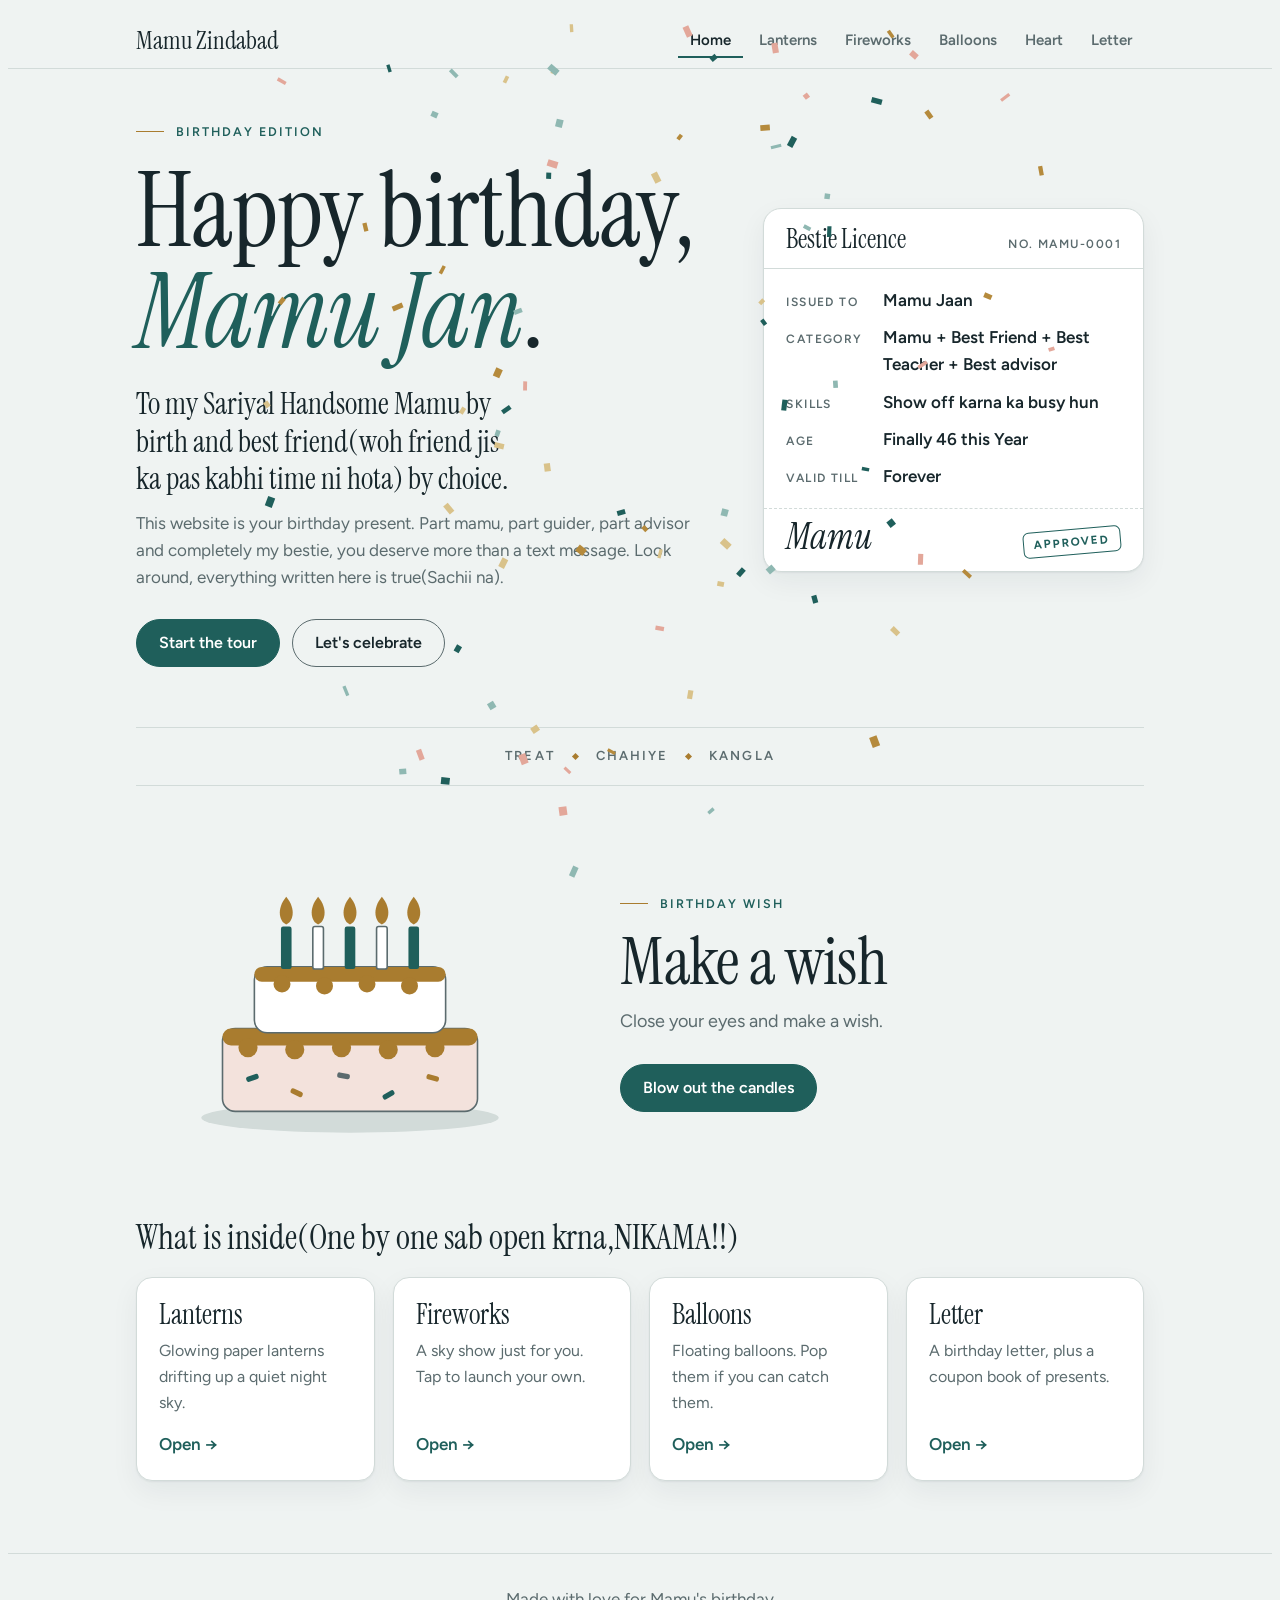
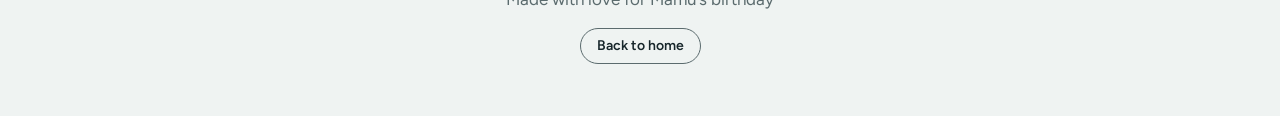
<file: index.html>
<!doctype html>
<html lang="en">
<head>
<meta charset="utf-8">
<meta name="viewport" content="width=device-width, initial-scale=1, viewport-fit=cover">
<title>Mamu Ka B-day</title>
<link rel="stylesheet" href="https://fonts.googleapis.com/css2?family=Instrument+Serif:ital@0;1&family=Figtree:wght@400;500;600;700&display=swap">
<style>
/* Layout: one calm page at a time under a quiet top bar. Pale mist ground, deep teal accent, small brass details, soft serif headings, thin-line cards. Animation pages use framed stages. */
:root {
  --bg: #EFF3F2;
  --surface: #FFFFFF;
  --surface-2: #E4ECEA;
  --ink: #17262B;
  --muted: #5B6B6E;
  --line: #D2DBD9;
  --rule: #E4EAE8;
  --accent: #1F5F5B;
  --accent-ink: #FFFFFF;
  --brass: #A97C2F;
  --blush: #F3E2DC;
  --blush-ink: #6B3F36;
  --shadow: 0 1px 2px rgba(23, 38, 43, 0.06), 0 10px 28px rgba(23, 38, 43, 0.06);
  --night-1: #0B171D;
  --night-2: #12303A;
  --night-3: #1D4A4B;
  --night-text: #EAF2F0;
  --font-display: 'Instrument Serif', Georgia, 'Times New Roman', serif;
  --font-body: 'Figtree', system-ui, -apple-system, 'Segoe UI', sans-serif;
}
@media (prefers-color-scheme: dark) {
  :root:not([data-theme="light"]) {
    --bg: #0F1A1C;
    --surface: #172326;
    --surface-2: #1B2C2F;
    --ink: #E8EFEE;
    --muted: #9DB0B2;
    --line: #2B3E41;
    --rule: #22343A;
    --accent: #6FC1B7;
    --accent-ink: #0F1A1C;
    --brass: #D4A957;
    --blush: #2E2422;
    --blush-ink: #F0CFC6;
    --shadow: 0 1px 2px rgba(0, 0, 0, 0.3), 0 10px 28px rgba(0, 0, 0, 0.25);
    color-scheme: dark;
  }
}
:root[data-theme="dark"] {
  --bg: #0F1A1C;
  --surface: #172326;
  --surface-2: #1B2C2F;
  --ink: #E8EFEE;
  --muted: #9DB0B2;
  --line: #2B3E41;
  --rule: #22343A;
  --accent: #6FC1B7;
  --accent-ink: #0F1A1C;
  --brass: #D4A957;
  --blush: #2E2422;
  --blush-ink: #F0CFC6;
  --shadow: 0 1px 2px rgba(0, 0, 0, 0.3), 0 10px 28px rgba(0, 0, 0, 0.25);
  color-scheme: dark;
}

* { box-sizing: border-box; }
html { scroll-behavior: smooth; }
body {
  background-color: var(--bg);
  color: var(--ink);
  font-family: var(--font-body);
  font-size: 17px;
  line-height: 1.6;
}
h1, h2, h3, p, dl, dd { margin: 0; }
button { font: inherit; }
:focus-visible { outline: 2px solid var(--accent); outline-offset: 3px; }
.wrap { max-width: 1040px; margin-inline: auto; padding-inline: 16px; }

/* Header */
.top {
  position: sticky;
  top: env(safe-area-inset-top, 0px);
  z-index: 20;
  background: var(--bg);
  border-bottom: 1px solid var(--line);
}
.top .wrap {
  display: flex;
  flex-wrap: wrap;
  align-items: center;
  justify-content: space-between;
  gap: 2px 24px;
  padding-block: 10px 4px;
}
.brand { font-family: var(--font-display); font-size: 25px; line-height: 1.2; white-space: nowrap; flex: 0 0 auto; }
.nav { display: flex; gap: 4px; overflow-x: auto; min-width: 0; max-width: 100%; padding: 4px 0 6px; scrollbar-width: none; }
.nav::-webkit-scrollbar { display: none; }
.nav a {
  font-weight: 600;
  font-size: 15px;
  padding: 6px 12px;
  border: 0;
  border-radius: 0;
  background: transparent;
  color: var(--muted);
  white-space: nowrap;
  cursor: pointer;
  text-decoration: none;
  display: inline-block;
  box-shadow: inset 0 -2px 0 transparent;
}
.nav a:hover { color: var(--ink); }
.nav a.active { color: var(--ink); box-shadow: inset 0 -2px 0 var(--accent); }

/* Pages */
.page { padding-block: 44px 72px; }
.page { animation: rise-in 0.45s ease-out; }
@keyframes rise-in { from { transform: translateY(8px); } to { transform: none; } }

.eyebrow {
  display: inline-flex;
  align-items: center;
  gap: 12px;
  font-weight: 600;
  font-size: 12.5px;
  letter-spacing: 0.16em;
  text-transform: uppercase;
  color: var(--accent);
}
.eyebrow::before { content: ""; width: 28px; height: 1px; background: var(--brass); }

.btn {
  display: inline-block;
  text-decoration: none;
  text-align: center;
  font-weight: 600;
  font-size: 16px;
  border: 1px solid var(--accent);
  background: var(--accent);
  color: var(--accent-ink);
  padding: 10px 22px;
  border-radius: 999px;
  cursor: pointer;
  transition: transform 0.15s ease, background-color 0.15s ease, border-color 0.15s ease;
}
.btn:hover { transform: translateY(-1px); }
.btn.ghost { background: transparent; color: var(--ink); border-color: var(--muted); }
.btn.ghost:hover { border-color: var(--ink); }
.btn.small { font-size: 14px; padding: 6px 16px; }

/* Home */
.hero {
  display: grid;
  gap: 40px 56px;
  grid-template-columns: minmax(0, 1.2fr) minmax(0, 0.8fr);
  align-items: center;
}
@media (max-width: 860px) { .hero { grid-template-columns: minmax(0, 1fr); } }
.hero h1 {
  font-family: var(--font-display);
  font-weight: 400;
  font-size: clamp(52px, 11vw, 104px);
  line-height: 0.98;
  letter-spacing: -0.01em;
  margin-top: 18px;
  text-wrap: balance;
}
.hero h1 em { font-style: italic; color: var(--accent); }
.lead { font-family: var(--font-display); font-size: clamp(22px, 3.6vw, 30px); line-height: 1.25; margin-top: 22px; color: var(--ink); text-wrap: balance; }
.hero .body { max-width: 52ch; margin-top: 12px; color: var(--muted); }
.actions { display: flex; flex-wrap: wrap; gap: 12px; margin-top: 28px; }

.licence {
  background: var(--surface);
  border: 1px solid var(--line);
  border-radius: 18px;
  box-shadow: var(--shadow);
  overflow: hidden;
  width: 100%;
  max-width: 400px;
  justify-self: center;
}
.licence-top { display: flex; justify-content: space-between; align-items: baseline; gap: 10px; padding: 16px 22px 14px; border-bottom: 1px solid var(--line); }
.licence-top span { font-family: var(--font-display); font-size: 26px; line-height: 1.1; }
.licence-top small { font-size: 12px; font-weight: 600; letter-spacing: 0.12em; text-transform: uppercase; color: var(--muted); }
.licence dl { padding: 18px 22px; display: grid; grid-template-columns: auto minmax(0, 1fr); gap: 10px 20px; align-items: baseline; }
.licence dt { font-size: 12px; font-weight: 600; letter-spacing: 0.12em; text-transform: uppercase; color: var(--muted); }
.licence dd { font-weight: 600; }
.sig { border-top: 1px dashed var(--line); padding: 10px 22px 16px; display: flex; justify-content: space-between; align-items: flex-end; gap: 12px; }
.sig .hand { font-family: var(--font-display); font-style: italic; font-size: 36px; line-height: 1; }
.sig .stamp {
  font-size: 11.5px;
  font-weight: 700;
  letter-spacing: 0.16em;
  text-transform: uppercase;
  color: var(--accent);
  border: 1.5px solid var(--accent);
  padding: 3px 10px;
  border-radius: 6px;
  transform: rotate(-5deg);
}

.motto {
  display: flex;
  flex-wrap: wrap;
  justify-content: center;
  gap: 6px 18px;
  margin-top: 60px;
  padding-block: 18px;
  border-block: 1px solid var(--line);
  font-size: 13px;
  font-weight: 600;
  letter-spacing: 0.16em;
  text-transform: uppercase;
  color: var(--muted);
}
.motto span + span::before {
  content: "";
  display: inline-block;
  width: 5px;
  height: 5px;
  background: var(--brass);
  transform: rotate(45deg);
  margin-right: 18px;
  vertical-align: middle;
}

/* Birthday cake */
.wish {
  display: grid;
  grid-template-columns: minmax(0, 0.9fr) minmax(0, 1.1fr);
  gap: 32px 56px;
  align-items: center;
  margin-top: 64px;
}
@media (max-width: 860px) { .wish { grid-template-columns: minmax(0, 1fr); } }
.wish .title { margin-top: 14px; }
.wish .sub { margin-top: 12px; }
.cake { width: 100%; max-width: 340px; height: auto; justify-self: center; }
.cake .plate { fill: var(--line); }
.cake .tier-b { fill: var(--blush); stroke: var(--muted); stroke-width: 1.5; }
.cake .tier-t { fill: var(--surface); stroke: var(--muted); stroke-width: 1.5; }
.cake .ice { fill: var(--brass); }
.cake .cd-a { fill: var(--accent); }
.cake .cd-b { fill: var(--surface); stroke: var(--muted); stroke-width: 1.5; }
.cake .spr-a { fill: var(--accent); }
.cake .spr-b { fill: var(--brass); }
.cake .spr-c { fill: var(--muted); }
.cake .flame {
  fill: var(--brass);
  transform-box: fill-box;
  transform-origin: 50% 100%;
  transition: opacity 0.4s ease, transform 0.4s ease;
  animation: flick 0.7s ease-in-out infinite alternate;
}
.cake .flame:nth-of-type(even) { animation-delay: 0.25s; }
.cake.out .flame { animation: none; opacity: 0; transform: scale(0.2); }
@keyframes flick { from { transform: scale(1, 1); } to { transform: scale(0.92, 1.08); } }

.inside { margin-top: 72px; }
.inside h2 { font-family: var(--font-display); font-weight: 400; font-size: 34px; line-height: 1.1; }
.tiles { display: grid; grid-template-columns: repeat(auto-fit, minmax(min(100%, 230px), 1fr)); gap: 18px; margin-top: 20px; }
.tile {
  text-decoration: none;
  text-align: left;
  color: var(--ink);
  background: var(--surface);
  border: 1px solid var(--line);
  border-radius: 16px;
  padding: 22px;
  box-shadow: var(--shadow);
  cursor: pointer;
  display: flex;
  flex-direction: column;
  gap: 8px;
  min-width: 0;
  transition: transform 0.15s ease, border-color 0.15s ease;
}
.tile:hover { transform: translateY(-2px); border-color: var(--accent); }
.tile h3 { font-family: var(--font-display); font-weight: 400; font-size: 28px; line-height: 1.1; }
.tile p { color: var(--muted); font-size: 16px; }
.tile .go { margin-top: auto; padding-top: 8px; font-weight: 600; color: var(--accent); }

/* Sub page headings */
.page-head { display: flex; flex-direction: column; gap: 14px; align-items: flex-start; margin-bottom: 36px; }
.title { font-family: var(--font-display); font-weight: 400; font-size: clamp(40px, 7.5vw, 66px); line-height: 1.02; letter-spacing: -0.01em; text-wrap: balance; }
.sub { max-width: 56ch; color: var(--muted); font-size: 18px; }

/* Animation stages */
.stage {
  position: relative;
  height: clamp(400px, 66vh, 580px);
  border-radius: 20px;
  overflow: hidden;
  border: 1px solid var(--line);
  isolation: isolate;
  touch-action: manipulation;
}
.stage.night { background: linear-gradient(180deg, var(--night-1) 0%, var(--night-2) 68%, var(--night-3) 100%); cursor: pointer; }
.stage.day { background: linear-gradient(180deg, var(--surface-2) 0%, var(--surface) 100%); }
.stage-note { display: flex; flex-wrap: wrap; justify-content: space-between; gap: 6px 16px; margin-top: 14px; color: var(--muted); font-size: 15px; }
.stage-note b { color: var(--ink); font-weight: 600; font-variant-numeric: tabular-nums; }

@keyframes rise { from { bottom: var(--y0, -100px); } to { bottom: calc(100% + 30px); } }

/* Lanterns */
.star {
  position: absolute;
  left: var(--sx);
  top: var(--sy);
  width: 2px;
  height: 2px;
  border-radius: 50%;
  background: var(--night-text);
  animation: twinkle var(--st) ease-in-out var(--sd) infinite alternate;
}
@keyframes twinkle { from { opacity: 0.12; } to { opacity: 0.9; } }
.moon {
  position: absolute;
  top: 9%;
  right: 9%;
  width: 52px;
  height: 52px;
  border-radius: 50%;
  background: #F1E8CF;
  opacity: 0.92;
  box-shadow: 0 0 44px 10px rgba(241, 232, 207, 0.22);
}
.lantern {
  position: absolute;
  left: var(--x);
  bottom: -100px;
  width: calc(46px * var(--s));
  height: calc(60px * var(--s));
  animation: rise var(--d) linear var(--delay) both;
  pointer-events: none;
}
.lantern.loop { animation-iteration-count: infinite; }
.lantern .body {
  position: absolute;
  inset: 0;
  border-radius: 10px 10px 16px 16px / 14px 14px 20px 20px;
  background:
    repeating-linear-gradient(90deg, transparent 0 calc(9px * var(--s)), rgba(120, 70, 15, 0.22) calc(9px * var(--s)) calc(10px * var(--s))),
    linear-gradient(180deg, #F3D58A 0%, #E4B35A 55%, #C98F3A 100%);
  box-shadow: 0 0 calc(36px * var(--s)) rgba(243, 200, 110, 0.5), inset 0 -10px 18px rgba(160, 90, 20, 0.35);
  animation: sway var(--sw) ease-in-out infinite alternate, glow 2.8s ease-in-out infinite;
}
.lantern .body::before,
.lantern .body::after {
  content: "";
  position: absolute;
  left: 12%;
  right: 12%;
  height: 5px;
  border-radius: 3px;
  background: #8A5E22;
}
.lantern .body::before { top: -3px; }
.lantern .body::after { bottom: -3px; }
@keyframes sway { from { transform: translateX(-12px) rotate(-3deg); } to { transform: translateX(12px) rotate(3deg); } }
@keyframes glow { 0%, 100% { filter: brightness(1); } 50% { filter: brightness(1.14); } }

/* Fireworks */
#fw { position: absolute; inset: 0; width: 100%; height: 100%; display: block; }
.fw-title {
  position: absolute;
  inset: 0;
  display: flex;
  flex-wrap: wrap;
  align-items: center;
  justify-content: center;
  align-content: center;
  gap: 0 0.3em;
  padding: 24px;
  text-align: center;
  pointer-events: none;
  font-family: var(--font-display);
  font-size: clamp(38px, 8vw, 74px);
  line-height: 1.05;
  color: var(--night-text);
  text-shadow: 0 2px 24px rgba(0, 0, 0, 0.55);
}
.fw-title em { font-style: italic; color: #E7C27A; }
.fw-title.play span { animation: fade-up 0.9s ease-out both; animation-delay: calc(var(--i) * 0.35s + 0.2s); }
@keyframes fade-up { from { opacity: 0; transform: translateY(14px); } to { opacity: 1; transform: none; } }

/* Balloons */
.balloon {
  --y0: -180px;
  position: absolute;
  left: var(--x);
  bottom: -180px;
  width: calc(66px * var(--s));
  height: calc(82px * var(--s));
  padding: 0;
  border: 0;
  background: none;
  cursor: pointer;
  animation: rise var(--d) linear var(--delay) both;
}
.balloon .sway {
  position: absolute;
  inset: 0;
  transform-origin: 50% 130%;
  animation: sway-b var(--sw) ease-in-out infinite alternate;
}
.balloon .bod {
  position: absolute;
  inset: 0;
  border-radius: 50% 50% 46% 46% / 56% 56% 44% 44%;
  background: radial-gradient(circle at 32% 26%, rgba(255, 255, 255, 0.5) 0 7%, rgba(255, 255, 255, 0) 24%), var(--c);
  box-shadow: inset -7px -9px 16px rgba(0, 0, 0, 0.16);
}
.balloon .bod::after {
  content: "";
  position: absolute;
  left: 50%;
  bottom: -7px;
  transform: translateX(-50%);
  border: solid transparent;
  border-width: 0 5px 8px;
  border-bottom-color: var(--c);
}
.balloon .str { position: absolute; left: 50%; top: calc(100% + 6px); width: 1px; height: 56px; background: var(--muted); opacity: 0.55; }
.balloon.popped { pointer-events: none; }
.balloon.popped .sway { animation: pop 0.22s ease-out forwards; }
@keyframes sway-b { from { transform: translateX(-10px) rotate(-4deg); } to { transform: translateX(10px) rotate(4deg); } }
@keyframes pop { to { transform: scale(1.4); opacity: 0; } }

/* Letter */
.letter-wrap { display: grid; gap: 64px; }
.letter {
  background-color: var(--surface);
  background-image: repeating-linear-gradient(transparent 0 35px, var(--rule) 35px 36px);
  border: 1px solid var(--line);
  border-radius: 10px;
  box-shadow: var(--shadow);
  padding: 36px clamp(20px, 5vw, 52px) 0;
  max-width: 720px;
  width: 100%;
  margin-inline: auto;
}
.letter p { font-family: var(--font-display); font-style: italic; font-size: clamp(22px, 4vw, 27px); line-height: 36px; margin: 0 0 36px; }
.letter p.sign { text-align: right; }
.coupons-head { display: flex; flex-wrap: wrap; align-items: baseline; justify-content: space-between; gap: 6px 16px; margin-bottom: 22px; }
.coupons-head h2 { font-family: var(--font-display); font-weight: 400; font-size: clamp(30px, 5vw, 40px); line-height: 1.1; }
.coupons-head .sub { font-size: 16px; }
.coupons { display: grid; grid-template-columns: repeat(auto-fit, minmax(min(100%, 250px), 1fr)); gap: 18px; }
.coupon {
  position: relative;
  background: var(--surface);
  border: 1.5px dashed var(--muted);
  border-radius: 14px;
  padding: 20px;
  display: flex;
  flex-direction: column;
  gap: 8px;
  min-width: 0;
}
.coupon h3 { font-family: var(--font-display); font-weight: 400; font-size: 25px; line-height: 1.1; }
.coupon p { color: var(--muted); font-size: 16px; }
.coupon .valid { font-size: 11.5px; font-weight: 600; letter-spacing: 0.14em; text-transform: uppercase; color: var(--accent); }
.coupon .btn { align-self: flex-start; margin-top: 6px; }
.coupon.used > :not(.btn) { opacity: 0.5; }
.coupon.used::after {
  content: "Redeemed";
  position: absolute;
  right: 14px;
  top: 14px;
  font-size: 11.5px;
  font-weight: 700;
  letter-spacing: 0.16em;
  text-transform: uppercase;
  color: var(--accent);
  border: 1.5px solid var(--accent);
  padding: 2px 10px;
  border-radius: 6px;
  background: var(--surface);
  transform: rotate(6deg);
}

.foot { border-top: 1px solid var(--line); padding-block: 32px 44px; text-align: center; }
.foot p { color: var(--muted); margin-bottom: 14px; }
.foot .wrap { display: flex; flex-direction: column; align-items: center; }

#confetti { position: fixed; inset: 0; width: 100%; height: 100%; pointer-events: none; z-index: 50; }

@media (prefers-reduced-motion: reduce) {
  html { scroll-behavior: auto; }
  .page { animation: none; }
  .cake .flame { animation: none; }
  .btn, .tile { transition: none; }
  .star { animation: none; opacity: 0.6; }
  .lantern, .balloon { animation: none; bottom: var(--static); }
  .lantern .body, .balloon .sway { animation: none; }
  .fw-title.play span { animation: none; }
}
</style>
</head>
<body>
<canvas id="confetti" aria-hidden="true"></canvas>

<header class="top">
  <div class="wrap">
    <div class="brand">Mamu Zindabad</div>
    <nav class="nav" aria-label="Pages">
      <a href="index.html" class="active" aria-current="page">Home</a>
      <a href="lanterns.html">Lanterns</a>
      <a href="fireworks.html">Fireworks</a>
      <a href="balloons.html">Balloons</a>
       <a href="heart.html">Heart</a>
      <a href="letter.html">Letter</a>
    </nav>
  </div>
</header>

<main>
  <section class="page">
    <div class="wrap">
      <div class="hero">
        <div>
          <span class="eyebrow">Birthday edition</span>
          <h1>Happy birthday, <em>Mamu Jan</em>.</h1>
          <p class="lead">To my Sariyal Handsome Mamu by birth and best friend(woh friend jis ka pas kabhi time ni hota) by choice.</p>
          <p class="body">This website is your birthday present. Part mamu, part guider, part advisor and completely my bestie, you deserve more than a text message. Look around, everything written here is true(Sachii na).</p>
          <div class="actions">
            <a class="btn" href="lanterns.html">Start the tour</a>
            <button type="button" class="btn ghost" id="celebrate">Let's celebrate</button>
          </div>
        </div>
        <div class="licence" aria-label="Bestie licence">
          <div class="licence-top"><span>Bestie Licence</span><small>No. MAMU-0001</small></div>
          <dl>
            <dt>Issued to</dt><dd>Mamu Jaan</dd>
            <dt>Category</dt><dd>Mamu + Best Friend + Best Teacher + Best advisor </dd>
            <dt>Skills</dt><dd>Show off karna ka busy hun </dd>
            <dt>Age</dt><dd>Finally 46 this Year </dd>
            <dt>Valid till</dt><dd>Forever</dd>
          </dl>
          <div class="sig"><span class="hand">Mamu</span><span class="stamp">Approved</span></div>
        </div>
      </div>
    </div>

    <div class="wrap">
      <div class="motto" aria-hidden="true">
        <span>Treat</span><span>Chahiye</span><span>Kangla</span>
      </div>
    </div>

    <div class="wrap wish">
      <svg class="cake" id="cake" viewBox="0 0 320 280" role="img" aria-label="Birthday cake with five lit candles">
        <ellipse class="plate" cx="160" cy="252" rx="140" ry="14"/>
        <rect class="tier-b" x="40" y="168" width="240" height="78" rx="12"/>
        <rect class="ice" x="40" y="168" width="240" height="16" rx="8"/>
        <circle class="ice" cx="64" cy="186" r="9"/><circle class="ice" cx="108" cy="188" r="9"/><circle class="ice" cx="152" cy="186" r="9"/><circle class="ice" cx="196" cy="188" r="9"/><circle class="ice" cx="240" cy="186" r="9"/>
        <rect class="spr-a" x="62" y="212" width="12" height="5" rx="2" transform="rotate(-20 68 214)"/>
        <rect class="spr-b" x="104" y="226" width="12" height="5" rx="2" transform="rotate(25 110 228)"/>
        <rect class="spr-c" x="148" y="210" width="12" height="5" rx="2" transform="rotate(10 154 212)"/>
        <rect class="spr-a" x="190" y="228" width="12" height="5" rx="2" transform="rotate(-30 196 230)"/>
        <rect class="spr-b" x="232" y="212" width="12" height="5" rx="2" transform="rotate(15 238 214)"/>
        <rect class="tier-t" x="70" y="110" width="180" height="62" rx="12"/>
        <rect class="ice" x="70" y="110" width="180" height="14" rx="7"/>
        <circle class="ice" cx="96" cy="126" r="8"/><circle class="ice" cx="136" cy="128" r="8"/><circle class="ice" cx="176" cy="126" r="8"/><circle class="ice" cx="216" cy="128" r="8"/>
        <rect class="cd-a" x="95" y="72" width="10" height="40" rx="2"/>
        <rect class="cd-b" x="125" y="72" width="10" height="40" rx="2"/>
        <rect class="cd-a" x="155" y="72" width="10" height="40" rx="2"/>
        <rect class="cd-b" x="185" y="72" width="10" height="40" rx="2"/>
        <rect class="cd-a" x="215" y="72" width="10" height="40" rx="2"/>
        <path class="flame" d="M100 44 C90 56 94 68 100 70 C106 68 110 56 100 44 Z"/>
        <path class="flame" d="M130 44 C120 56 124 68 130 70 C136 68 140 56 130 44 Z"/>
        <path class="flame" d="M160 44 C150 56 154 68 160 70 C166 68 170 56 160 44 Z"/>
        <path class="flame" d="M190 44 C180 56 184 68 190 70 C196 68 200 56 190 44 Z"/>
        <path class="flame" d="M220 44 C210 56 214 68 220 70 C226 68 230 56 220 44 Z"/>
      </svg>
      <div>
        <span class="eyebrow">Birthday wish</span>
        <h2 class="title">Make a wish</h2>
        <p class="sub" id="wish-text" aria-live="polite">Close your eyes and make a wish.</p>
        <div class="actions"><button type="button" class="btn" id="blow">Blow out the candles</button></div>
      </div>
    </div>

    <div class="wrap inside">
      <h2>What is inside(One by one sab open krna,NIKAMA!!)</h2>
      <div class="tiles">
        <a class="tile" href="lanterns.html">
          <h3>Lanterns</h3>
          <p>Glowing paper lanterns drifting up a quiet night sky.</p>
          <span class="go">Open &rarr;</span>
        </a>
        <a class="tile" href="fireworks.html">
          <h3>Fireworks</h3>
          <p>A sky show just for you. Tap to launch your own.</p>
          <span class="go">Open &rarr;</span>
        </a>
        <a class="tile" href="balloons.html">
          <h3>Balloons</h3>
          <p>Floating balloons. Pop them if you can catch them.</p>
          <span class="go">Open &rarr;</span>
        </a>
        <a class="tile" href="letter.html">
          <h3>Letter</h3>
          <p>A birthday letter, plus a coupon book of presents.</p>
          <span class="go">Open &rarr;</span>
        </a>
      </div>
    </div>
  </section>
</main>

<footer class="foot">
  <div class="wrap">
    <p>Made with love for Mamu's birthday</p>
    <a class="btn small ghost" href="index.html">Back to home</a>
  </div>
</footer>

<script>
(function () {
  var reduced = window.matchMedia && window.matchMedia('(prefers-reduced-motion: reduce)').matches;
  var cv = document.getElementById('confetti');
  var cx = cv.getContext('2d');
  var parts = [];
  var raf = 0;
  var COLORS = ['#B58A3C', '#1F5F5B', '#E3A79A', '#8FB8B2', '#D9C28A'];

  function rnd(a, b) { return a + Math.random() * (b - a); }

  function burst(x, y) {
    if (reduced) return;
    cv.width = window.innerWidth;
    cv.height = window.innerHeight;
    for (var i = 0; i < 90; i++) {
      var a = Math.random() * Math.PI * 2;
      var s = 3 + Math.random() * 8;
      parts.push({
        x: x, y: y,
        vx: Math.cos(a) * s, vy: Math.sin(a) * s - 5,
        w: 5 + Math.random() * 6, h: 3 + Math.random() * 5,
        r: Math.random() * 6, vr: (Math.random() - 0.5) * 0.35,
        c: COLORS[i % COLORS.length], life: 0
      });
    }
    if (!raf) tick();
  }
  function tick() {
    cx.clearRect(0, 0, cv.width, cv.height);
    parts.forEach(function (p) {
      p.vy += 0.26; p.vx *= 0.99; p.x += p.vx; p.y += p.vy; p.r += p.vr; p.life++;
      cx.save();
      cx.translate(p.x, p.y);
      cx.rotate(p.r);
      cx.fillStyle = p.c;
      cx.fillRect(-p.w / 2, -p.h / 2, p.w, p.h);
      cx.restore();
    });
    parts = parts.filter(function (p) { return p.y < cv.height + 20 && p.life < 190; });
    if (parts.length) { raf = requestAnimationFrame(tick); }
    else { raf = 0; cx.clearRect(0, 0, cv.width, cv.height); }
  }
  function burstFrom(el) {
    var r = el.getBoundingClientRect();
    burst(r.left + r.width / 2, r.top + r.height / 2);
  }
  window.M = { reduced: reduced, rnd: rnd, burst: burst, burstFrom: burstFrom };
})();
</script>
<script>
(function () {
  var M = window.M;
  document.getElementById('celebrate').addEventListener('click', function () { M.burstFrom(this); });

  var cake = document.getElementById('cake');
  var blow = document.getElementById('blow');
  var wishText = document.getElementById('wish-text');
  var lit = true;
  blow.addEventListener('click', function () {
    lit = !lit;
    cake.classList.toggle('out', !lit);
    blow.textContent = lit ? 'Blow out the candles' : 'Light them again';
    wishText.textContent = lit ? 'Close your eyes and make a wish.' : 'Wish made. Now I want cake.';
    if (!lit) M.burstFrom(blow);
  });

  if (!M.reduced) setTimeout(function () { M.burst(window.innerWidth / 2, window.innerHeight * 0.3); }, 500);
})();
</script>
</body>
</html>
</file>
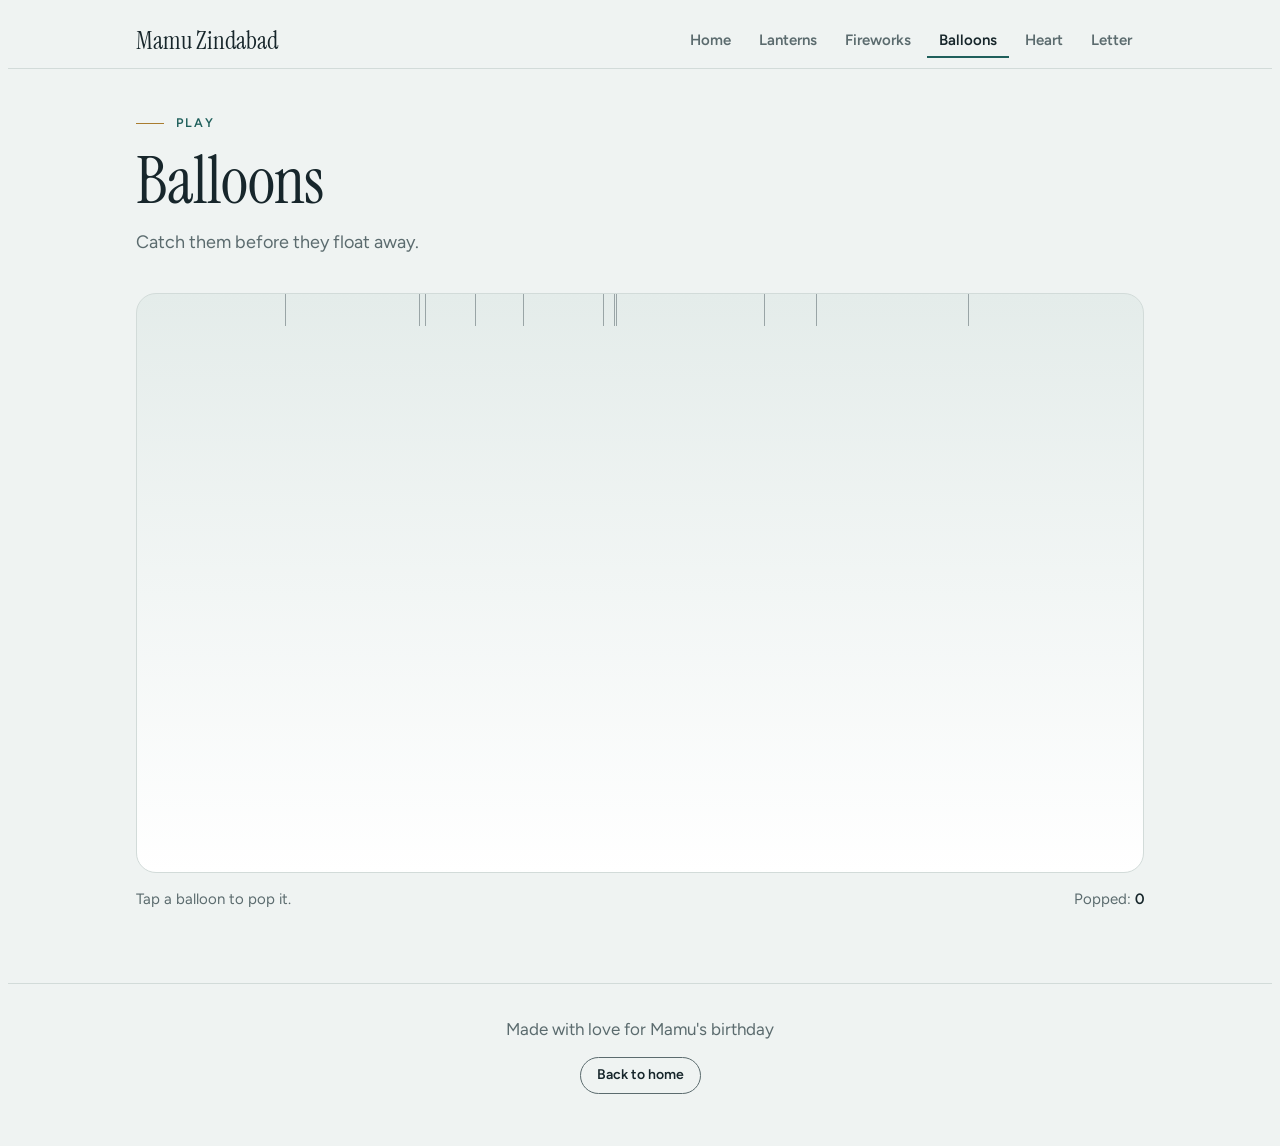
<file: balloons.html>
<!doctype html>
<html lang="en">
<head>
<meta charset="utf-8">
<meta name="viewport" content="width=device-width, initial-scale=1, viewport-fit=cover">
<title>Mamu ka B-day</title>
<link rel="stylesheet" href="https://fonts.googleapis.com/css2?family=Instrument+Serif:ital@0;1&family=Figtree:wght@400;500;600;700&display=swap">
<style>
/* Layout: one calm page at a time under a quiet top bar. Pale mist ground, deep teal accent, small brass details, soft serif headings, thin-line cards. Animation pages use framed stages. */
:root {
  --bg: #EFF3F2;
  --surface: #FFFFFF;
  --surface-2: #E4ECEA;
  --ink: #17262B;
  --muted: #5B6B6E;
  --line: #D2DBD9;
  --rule: #E4EAE8;
  --accent: #1F5F5B;
  --accent-ink: #FFFFFF;
  --brass: #A97C2F;
  --blush: #F3E2DC;
  --blush-ink: #6B3F36;
  --shadow: 0 1px 2px rgba(23, 38, 43, 0.06), 0 10px 28px rgba(23, 38, 43, 0.06);
  --night-1: #0B171D;
  --night-2: #12303A;
  --night-3: #1D4A4B;
  --night-text: #EAF2F0;
  --font-display: 'Instrument Serif', Georgia, 'Times New Roman', serif;
  --font-body: 'Figtree', system-ui, -apple-system, 'Segoe UI', sans-serif;
}
@media (prefers-color-scheme: dark) {
  :root:not([data-theme="light"]) {
    --bg: #0F1A1C;
    --surface: #172326;
    --surface-2: #1B2C2F;
    --ink: #E8EFEE;
    --muted: #9DB0B2;
    --line: #2B3E41;
    --rule: #22343A;
    --accent: #6FC1B7;
    --accent-ink: #0F1A1C;
    --brass: #D4A957;
    --blush: #2E2422;
    --blush-ink: #F0CFC6;
    --shadow: 0 1px 2px rgba(0, 0, 0, 0.3), 0 10px 28px rgba(0, 0, 0, 0.25);
    color-scheme: dark;
  }
}
:root[data-theme="dark"] {
  --bg: #0F1A1C;
  --surface: #172326;
  --surface-2: #1B2C2F;
  --ink: #E8EFEE;
  --muted: #9DB0B2;
  --line: #2B3E41;
  --rule: #22343A;
  --accent: #6FC1B7;
  --accent-ink: #0F1A1C;
  --brass: #D4A957;
  --blush: #2E2422;
  --blush-ink: #F0CFC6;
  --shadow: 0 1px 2px rgba(0, 0, 0, 0.3), 0 10px 28px rgba(0, 0, 0, 0.25);
  color-scheme: dark;
}

* { box-sizing: border-box; }
html { scroll-behavior: smooth; }
body {
  background-color: var(--bg);
  color: var(--ink);
  font-family: var(--font-body);
  font-size: 17px;
  line-height: 1.6;
}
h1, h2, h3, p, dl, dd { margin: 0; }
button { font: inherit; }
:focus-visible { outline: 2px solid var(--accent); outline-offset: 3px; }
.wrap { max-width: 1040px; margin-inline: auto; padding-inline: 16px; }

/* Header */
.top {
  position: sticky;
  top: env(safe-area-inset-top, 0px);
  z-index: 20;
  background: var(--bg);
  border-bottom: 1px solid var(--line);
}
.top .wrap {
  display: flex;
  flex-wrap: wrap;
  align-items: center;
  justify-content: space-between;
  gap: 2px 24px;
  padding-block: 10px 4px;
}
.brand { font-family: var(--font-display); font-size: 25px; line-height: 1.2; white-space: nowrap; flex: 0 0 auto; }
.nav { display: flex; gap: 4px; overflow-x: auto; min-width: 0; max-width: 100%; padding: 4px 0 6px; scrollbar-width: none; }
.nav::-webkit-scrollbar { display: none; }
.nav a {
  font-weight: 600;
  font-size: 15px;
  padding: 6px 12px;
  border: 0;
  border-radius: 0;
  background: transparent;
  color: var(--muted);
  white-space: nowrap;
  cursor: pointer;
  text-decoration: none;
  display: inline-block;
  box-shadow: inset 0 -2px 0 transparent;
}
.nav a:hover { color: var(--ink); }
.nav a.active { color: var(--ink); box-shadow: inset 0 -2px 0 var(--accent); }

/* Pages */
.page { padding-block: 44px 72px; }
.page { animation: rise-in 0.45s ease-out; }
@keyframes rise-in { from { transform: translateY(8px); } to { transform: none; } }

.eyebrow {
  display: inline-flex;
  align-items: center;
  gap: 12px;
  font-weight: 600;
  font-size: 12.5px;
  letter-spacing: 0.16em;
  text-transform: uppercase;
  color: var(--accent);
}
.eyebrow::before { content: ""; width: 28px; height: 1px; background: var(--brass); }

.btn {
  display: inline-block;
  text-decoration: none;
  text-align: center;
  font-weight: 600;
  font-size: 16px;
  border: 1px solid var(--accent);
  background: var(--accent);
  color: var(--accent-ink);
  padding: 10px 22px;
  border-radius: 999px;
  cursor: pointer;
  transition: transform 0.15s ease, background-color 0.15s ease, border-color 0.15s ease;
}
.btn:hover { transform: translateY(-1px); }
.btn.ghost { background: transparent; color: var(--ink); border-color: var(--muted); }
.btn.ghost:hover { border-color: var(--ink); }
.btn.small { font-size: 14px; padding: 6px 16px; }

/* Home */
.hero {
  display: grid;
  gap: 40px 56px;
  grid-template-columns: minmax(0, 1.2fr) minmax(0, 0.8fr);
  align-items: center;
}
@media (max-width: 860px) { .hero { grid-template-columns: minmax(0, 1fr); } }
.hero h1 {
  font-family: var(--font-display);
  font-weight: 400;
  font-size: clamp(52px, 11vw, 104px);
  line-height: 0.98;
  letter-spacing: -0.01em;
  margin-top: 18px;
  text-wrap: balance;
}
.hero h1 em { font-style: italic; color: var(--accent); }
.lead { font-family: var(--font-display); font-size: clamp(22px, 3.6vw, 30px); line-height: 1.25; margin-top: 22px; color: var(--ink); text-wrap: balance; }
.hero .body { max-width: 52ch; margin-top: 12px; color: var(--muted); }
.actions { display: flex; flex-wrap: wrap; gap: 12px; margin-top: 28px; }

.licence {
  background: var(--surface);
  border: 1px solid var(--line);
  border-radius: 18px;
  box-shadow: var(--shadow);
  overflow: hidden;
  width: 100%;
  max-width: 400px;
  justify-self: center;
}
.licence-top { display: flex; justify-content: space-between; align-items: baseline; gap: 10px; padding: 16px 22px 14px; border-bottom: 1px solid var(--line); }
.licence-top span { font-family: var(--font-display); font-size: 26px; line-height: 1.1; }
.licence-top small { font-size: 12px; font-weight: 600; letter-spacing: 0.12em; text-transform: uppercase; color: var(--muted); }
.licence dl { padding: 18px 22px; display: grid; grid-template-columns: auto minmax(0, 1fr); gap: 10px 20px; align-items: baseline; }
.licence dt { font-size: 12px; font-weight: 600; letter-spacing: 0.12em; text-transform: uppercase; color: var(--muted); }
.licence dd { font-weight: 600; }
.sig { border-top: 1px dashed var(--line); padding: 10px 22px 16px; display: flex; justify-content: space-between; align-items: flex-end; gap: 12px; }
.sig .hand { font-family: var(--font-display); font-style: italic; font-size: 36px; line-height: 1; }
.sig .stamp {
  font-size: 11.5px;
  font-weight: 700;
  letter-spacing: 0.16em;
  text-transform: uppercase;
  color: var(--accent);
  border: 1.5px solid var(--accent);
  padding: 3px 10px;
  border-radius: 6px;
  transform: rotate(-5deg);
}

.motto {
  display: flex;
  flex-wrap: wrap;
  justify-content: center;
  gap: 6px 18px;
  margin-top: 60px;
  padding-block: 18px;
  border-block: 1px solid var(--line);
  font-size: 13px;
  font-weight: 600;
  letter-spacing: 0.16em;
  text-transform: uppercase;
  color: var(--muted);
}
.motto span + span::before {
  content: "";
  display: inline-block;
  width: 5px;
  height: 5px;
  background: var(--brass);
  transform: rotate(45deg);
  margin-right: 18px;
  vertical-align: middle;
}

/* Birthday cake */
.wish {
  display: grid;
  grid-template-columns: minmax(0, 0.9fr) minmax(0, 1.1fr);
  gap: 32px 56px;
  align-items: center;
  margin-top: 64px;
}
@media (max-width: 860px) { .wish { grid-template-columns: minmax(0, 1fr); } }
.wish .title { margin-top: 14px; }
.wish .sub { margin-top: 12px; }
.cake { width: 100%; max-width: 340px; height: auto; justify-self: center; }
.cake .plate { fill: var(--line); }
.cake .tier-b { fill: var(--blush); stroke: var(--muted); stroke-width: 1.5; }
.cake .tier-t { fill: var(--surface); stroke: var(--muted); stroke-width: 1.5; }
.cake .ice { fill: var(--brass); }
.cake .cd-a { fill: var(--accent); }
.cake .cd-b { fill: var(--surface); stroke: var(--muted); stroke-width: 1.5; }
.cake .spr-a { fill: var(--accent); }
.cake .spr-b { fill: var(--brass); }
.cake .spr-c { fill: var(--muted); }
.cake .flame {
  fill: var(--brass);
  transform-box: fill-box;
  transform-origin: 50% 100%;
  transition: opacity 0.4s ease, transform 0.4s ease;
  animation: flick 0.7s ease-in-out infinite alternate;
}
.cake .flame:nth-of-type(even) { animation-delay: 0.25s; }
.cake.out .flame { animation: none; opacity: 0; transform: scale(0.2); }
@keyframes flick { from { transform: scale(1, 1); } to { transform: scale(0.92, 1.08); } }

.inside { margin-top: 72px; }
.inside h2 { font-family: var(--font-display); font-weight: 400; font-size: 34px; line-height: 1.1; }
.tiles { display: grid; grid-template-columns: repeat(auto-fit, minmax(min(100%, 230px), 1fr)); gap: 18px; margin-top: 20px; }
.tile {
  text-decoration: none;
  text-align: left;
  color: var(--ink);
  background: var(--surface);
  border: 1px solid var(--line);
  border-radius: 16px;
  padding: 22px;
  box-shadow: var(--shadow);
  cursor: pointer;
  display: flex;
  flex-direction: column;
  gap: 8px;
  min-width: 0;
  transition: transform 0.15s ease, border-color 0.15s ease;
}
.tile:hover { transform: translateY(-2px); border-color: var(--accent); }
.tile h3 { font-family: var(--font-display); font-weight: 400; font-size: 28px; line-height: 1.1; }
.tile p { color: var(--muted); font-size: 16px; }
.tile .go { margin-top: auto; padding-top: 8px; font-weight: 600; color: var(--accent); }

/* Sub page headings */
.page-head { display: flex; flex-direction: column; gap: 14px; align-items: flex-start; margin-bottom: 36px; }
.title { font-family: var(--font-display); font-weight: 400; font-size: clamp(40px, 7.5vw, 66px); line-height: 1.02; letter-spacing: -0.01em; text-wrap: balance; }
.sub { max-width: 56ch; color: var(--muted); font-size: 18px; }

/* Animation stages */
.stage {
  position: relative;
  height: clamp(400px, 66vh, 580px);
  border-radius: 20px;
  overflow: hidden;
  border: 1px solid var(--line);
  isolation: isolate;
  touch-action: manipulation;
}
.stage.night { background: linear-gradient(180deg, var(--night-1) 0%, var(--night-2) 68%, var(--night-3) 100%); cursor: pointer; }
.stage.day { background: linear-gradient(180deg, var(--surface-2) 0%, var(--surface) 100%); }
.stage-note { display: flex; flex-wrap: wrap; justify-content: space-between; gap: 6px 16px; margin-top: 14px; color: var(--muted); font-size: 15px; }
.stage-note b { color: var(--ink); font-weight: 600; font-variant-numeric: tabular-nums; }

@keyframes rise { from { bottom: var(--y0, -100px); } to { bottom: calc(100% + 30px); } }

/* Lanterns */
.star {
  position: absolute;
  left: var(--sx);
  top: var(--sy);
  width: 2px;
  height: 2px;
  border-radius: 50%;
  background: var(--night-text);
  animation: twinkle var(--st) ease-in-out var(--sd) infinite alternate;
}
@keyframes twinkle { from { opacity: 0.12; } to { opacity: 0.9; } }
.moon {
  position: absolute;
  top: 9%;
  right: 9%;
  width: 52px;
  height: 52px;
  border-radius: 50%;
  background: #F1E8CF;
  opacity: 0.92;
  box-shadow: 0 0 44px 10px rgba(241, 232, 207, 0.22);
}
.lantern {
  position: absolute;
  left: var(--x);
  bottom: -100px;
  width: calc(46px * var(--s));
  height: calc(60px * var(--s));
  animation: rise var(--d) linear var(--delay) both;
  pointer-events: none;
}
.lantern.loop { animation-iteration-count: infinite; }
.lantern .body {
  position: absolute;
  inset: 0;
  border-radius: 10px 10px 16px 16px / 14px 14px 20px 20px;
  background:
    repeating-linear-gradient(90deg, transparent 0 calc(9px * var(--s)), rgba(120, 70, 15, 0.22) calc(9px * var(--s)) calc(10px * var(--s))),
    linear-gradient(180deg, #F3D58A 0%, #E4B35A 55%, #C98F3A 100%);
  box-shadow: 0 0 calc(36px * var(--s)) rgba(243, 200, 110, 0.5), inset 0 -10px 18px rgba(160, 90, 20, 0.35);
  animation: sway var(--sw) ease-in-out infinite alternate, glow 2.8s ease-in-out infinite;
}
.lantern .body::before,
.lantern .body::after {
  content: "";
  position: absolute;
  left: 12%;
  right: 12%;
  height: 5px;
  border-radius: 3px;
  background: #8A5E22;
}
.lantern .body::before { top: -3px; }
.lantern .body::after { bottom: -3px; }
@keyframes sway { from { transform: translateX(-12px) rotate(-3deg); } to { transform: translateX(12px) rotate(3deg); } }
@keyframes glow { 0%, 100% { filter: brightness(1); } 50% { filter: brightness(1.14); } }

/* Fireworks */
#fw { position: absolute; inset: 0; width: 100%; height: 100%; display: block; }
.fw-title {
  position: absolute;
  inset: 0;
  display: flex;
  flex-wrap: wrap;
  align-items: center;
  justify-content: center;
  align-content: center;
  gap: 0 0.3em;
  padding: 24px;
  text-align: center;
  pointer-events: none;
  font-family: var(--font-display);
  font-size: clamp(38px, 8vw, 74px);
  line-height: 1.05;
  color: var(--night-text);
  text-shadow: 0 2px 24px rgba(0, 0, 0, 0.55);
}
.fw-title em { font-style: italic; color: #E7C27A; }
.fw-title.play span { animation: fade-up 0.9s ease-out both; animation-delay: calc(var(--i) * 0.35s + 0.2s); }
@keyframes fade-up { from { opacity: 0; transform: translateY(14px); } to { opacity: 1; transform: none; } }

/* Balloons */
.balloon {
  --y0: -180px;
  position: absolute;
  left: var(--x);
  bottom: -180px;
  width: calc(66px * var(--s));
  height: calc(82px * var(--s));
  padding: 0;
  border: 0;
  background: none;
  cursor: pointer;
  animation: rise var(--d) linear var(--delay) both;
}
.balloon .sway {
  position: absolute;
  inset: 0;
  transform-origin: 50% 130%;
  animation: sway-b var(--sw) ease-in-out infinite alternate;
}
.balloon .bod {
  position: absolute;
  inset: 0;
  border-radius: 50% 50% 46% 46% / 56% 56% 44% 44%;
  background: radial-gradient(circle at 32% 26%, rgba(255, 255, 255, 0.5) 0 7%, rgba(255, 255, 255, 0) 24%), var(--c);
  box-shadow: inset -7px -9px 16px rgba(0, 0, 0, 0.16);
}
.balloon .bod::after {
  content: "";
  position: absolute;
  left: 50%;
  bottom: -7px;
  transform: translateX(-50%);
  border: solid transparent;
  border-width: 0 5px 8px;
  border-bottom-color: var(--c);
}
.balloon .str { position: absolute; left: 50%; top: calc(100% + 6px); width: 1px; height: 56px; background: var(--muted); opacity: 0.55; }
.balloon.popped { pointer-events: none; }
.balloon.popped .sway { animation: pop 0.22s ease-out forwards; }
@keyframes sway-b { from { transform: translateX(-10px) rotate(-4deg); } to { transform: translateX(10px) rotate(4deg); } }
@keyframes pop { to { transform: scale(1.4); opacity: 0; } }

/* Letter */
.letter-wrap { display: grid; gap: 64px; }
.letter {
  background-color: var(--surface);
  background-image: repeating-linear-gradient(transparent 0 35px, var(--rule) 35px 36px);
  border: 1px solid var(--line);
  border-radius: 10px;
  box-shadow: var(--shadow);
  padding: 36px clamp(20px, 5vw, 52px) 0;
  max-width: 720px;
  width: 100%;
  margin-inline: auto;
}
.letter p { font-family: var(--font-display); font-style: italic; font-size: clamp(22px, 4vw, 27px); line-height: 36px; margin: 0 0 36px; }
.letter p.sign { text-align: right; }
.coupons-head { display: flex; flex-wrap: wrap; align-items: baseline; justify-content: space-between; gap: 6px 16px; margin-bottom: 22px; }
.coupons-head h2 { font-family: var(--font-display); font-weight: 400; font-size: clamp(30px, 5vw, 40px); line-height: 1.1; }
.coupons-head .sub { font-size: 16px; }
.coupons { display: grid; grid-template-columns: repeat(auto-fit, minmax(min(100%, 250px), 1fr)); gap: 18px; }
.coupon {
  position: relative;
  background: var(--surface);
  border: 1.5px dashed var(--muted);
  border-radius: 14px;
  padding: 20px;
  display: flex;
  flex-direction: column;
  gap: 8px;
  min-width: 0;
}
.coupon h3 { font-family: var(--font-display); font-weight: 400; font-size: 25px; line-height: 1.1; }
.coupon p { color: var(--muted); font-size: 16px; }
.coupon .valid { font-size: 11.5px; font-weight: 600; letter-spacing: 0.14em; text-transform: uppercase; color: var(--accent); }
.coupon .btn { align-self: flex-start; margin-top: 6px; }
.coupon.used > :not(.btn) { opacity: 0.5; }
.coupon.used::after {
  content: "Redeemed";
  position: absolute;
  right: 14px;
  top: 14px;
  font-size: 11.5px;
  font-weight: 700;
  letter-spacing: 0.16em;
  text-transform: uppercase;
  color: var(--accent);
  border: 1.5px solid var(--accent);
  padding: 2px 10px;
  border-radius: 6px;
  background: var(--surface);
  transform: rotate(6deg);
}

.foot { border-top: 1px solid var(--line); padding-block: 32px 44px; text-align: center; }
.foot p { color: var(--muted); margin-bottom: 14px; }
.foot .wrap { display: flex; flex-direction: column; align-items: center; }

#confetti { position: fixed; inset: 0; width: 100%; height: 100%; pointer-events: none; z-index: 50; }

@media (prefers-reduced-motion: reduce) {
  html { scroll-behavior: auto; }
  .page { animation: none; }
  .cake .flame { animation: none; }
  .btn, .tile { transition: none; }
  .star { animation: none; opacity: 0.6; }
  .lantern, .balloon { animation: none; bottom: var(--static); }
  .lantern .body, .balloon .sway { animation: none; }
  .fw-title.play span { animation: none; }
}
</style>
</head>
<body>
<canvas id="confetti" aria-hidden="true"></canvas>

<header class="top">
  <div class="wrap">
    <div class="brand">Mamu Zindabad</div>
    <nav class="nav" aria-label="Pages">
      <a href="index.html">Home</a>
      <a href="lanterns.html">Lanterns</a>
      <a href="fireworks.html">Fireworks</a>
      <a href="balloons.html" class="active" aria-current="page">Balloons</a>
       <a href="heart.html" >Heart</a>
      <a href="letter.html">Letter</a>
    </nav>
  </div>
</header>

<main>
  <section class="page">
    <div class="wrap">
      <div class="page-head">
        <span class="eyebrow">Play</span>
        <h2 class="title">Balloons</h2>
        <p class="sub">Catch them before they float away.</p>
      </div>
      <div class="stage day" id="balloon-stage"></div>
      <div class="stage-note"><span>Tap a balloon to pop it.</span><span id="pop-count" aria-live="polite">Popped: <b>0</b></span></div>
    </div>
  </section>
</main>

<footer class="foot">
  <div class="wrap">
    <p>Made with love for Mamu's birthday </p>
    <a class="btn small ghost" href="index.html">Back to home</a>
  </div>
</footer>

<script>
(function () {
  var reduced = window.matchMedia && window.matchMedia('(prefers-reduced-motion: reduce)').matches;
  var cv = document.getElementById('confetti');
  var cx = cv.getContext('2d');
  var parts = [];
  var raf = 0;
  var COLORS = ['#B58A3C', '#1F5F5B', '#E3A79A', '#8FB8B2', '#D9C28A'];

  function rnd(a, b) { return a + Math.random() * (b - a); }

  function burst(x, y) {
    if (reduced) return;
    cv.width = window.innerWidth;
    cv.height = window.innerHeight;
    for (var i = 0; i < 90; i++) {
      var a = Math.random() * Math.PI * 2;
      var s = 3 + Math.random() * 8;
      parts.push({
        x: x, y: y,
        vx: Math.cos(a) * s, vy: Math.sin(a) * s - 5,
        w: 5 + Math.random() * 6, h: 3 + Math.random() * 5,
        r: Math.random() * 6, vr: (Math.random() - 0.5) * 0.35,
        c: COLORS[i % COLORS.length], life: 0
      });
    }
    if (!raf) tick();
  }
  function tick() {
    cx.clearRect(0, 0, cv.width, cv.height);
    parts.forEach(function (p) {
      p.vy += 0.26; p.vx *= 0.99; p.x += p.vx; p.y += p.vy; p.r += p.vr; p.life++;
      cx.save();
      cx.translate(p.x, p.y);
      cx.rotate(p.r);
      cx.fillStyle = p.c;
      cx.fillRect(-p.w / 2, -p.h / 2, p.w, p.h);
      cx.restore();
    });
    parts = parts.filter(function (p) { return p.y < cv.height + 20 && p.life < 190; });
    if (parts.length) { raf = requestAnimationFrame(tick); }
    else { raf = 0; cx.clearRect(0, 0, cv.width, cv.height); }
  }
  function burstFrom(el) {
    var r = el.getBoundingClientRect();
    burst(r.left + r.width / 2, r.top + r.height / 2);
  }
  window.M = { reduced: reduced, rnd: rnd, burst: burst, burstFrom: burstFrom };
})();
</script>
<script>
(function () {
  var M = window.M, rnd = M.rnd;
  var stage = document.getElementById('balloon-stage');
  var popCount = document.getElementById('pop-count');
  var COLORS = ['#2F7F78', '#C79A45', '#E5A596', '#8DB8A8', '#3E5C76', '#B96A7A'];
  var popped = 0;

  function spawn(initial) {
    var d = rnd(12, 21);
    var b = document.createElement('button');
    b.type = 'button';
    b.className = 'balloon';
    b.setAttribute('aria-label', 'Pop balloon');
    b.style.setProperty('--x', rnd(4, 80).toFixed(1) + '%');
    b.style.setProperty('--s', rnd(0.8, 1.35).toFixed(2));
    b.style.setProperty('--d', d.toFixed(1) + 's');
    b.style.setProperty('--delay', (initial ? -rnd(0, d) : rnd(0, 1.5)).toFixed(1) + 's');
    b.style.setProperty('--sw', rnd(2, 4).toFixed(1) + 's');
    b.style.setProperty('--c', COLORS[Math.floor(Math.random() * COLORS.length)]);
    b.style.setProperty('--static', rnd(12, 66).toFixed(0) + '%');
    b.innerHTML = '<span class="sway"><span class="bod"></span><i class="str"></i></span>';
    b.addEventListener('animationend', function (e) {
      if (e.animationName === 'rise' && e.target === b && !b.dataset.done) {
        b.dataset.done = '1';
        if (b.parentNode) b.parentNode.removeChild(b);
        spawn(false);
      }
    });
    b.addEventListener('click', function () { pop(b); });
    stage.appendChild(b);
  }
  function pop(b) {
    if (b.dataset.done) return;
    b.dataset.done = '1';
    var r = b.getBoundingClientRect();
    M.burst(r.left + r.width / 2, r.top + r.height * 0.4);
    b.classList.add('popped');
    popped++;
    popCount.innerHTML = 'Popped: <b>' + popped + '</b>';
    setTimeout(function () {
      if (b.parentNode) b.parentNode.removeChild(b);
      spawn(false);
    }, 230);
  }
  for (var i = 0; i < 11; i++) spawn(true);
})();
</script>
</body>
</html>
</file>
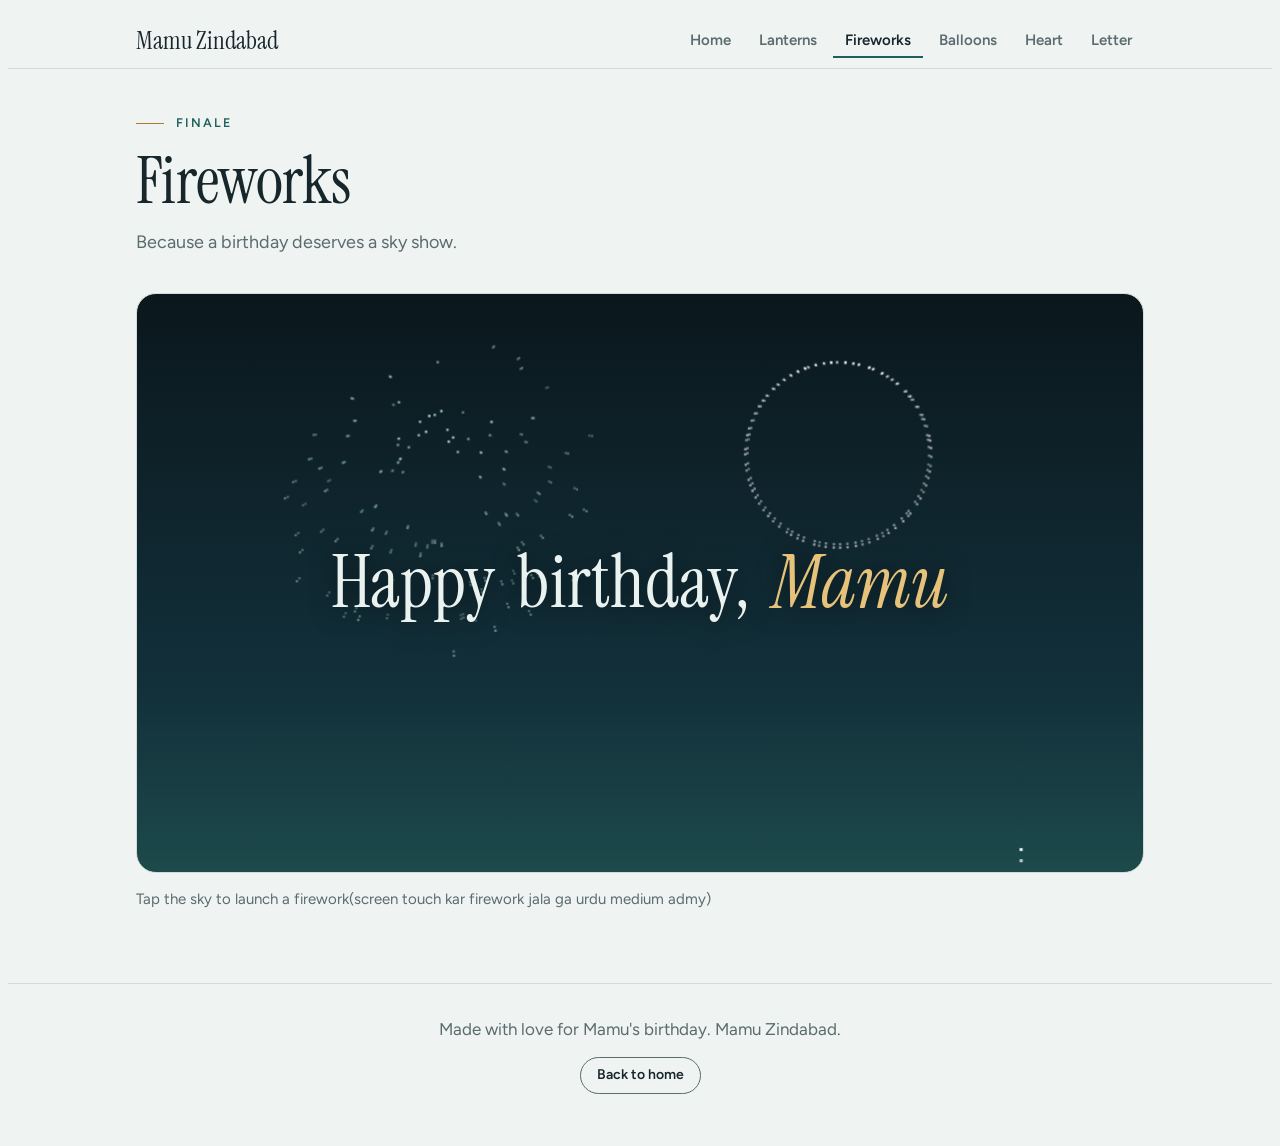
<file: fireworks.html>
<!doctype html>
<html lang="en">
<head>
<meta charset="utf-8">
<meta name="viewport" content="width=device-width, initial-scale=1, viewport-fit=cover">
<title>Mamu ka B-day </title>
<link rel="stylesheet" href="https://fonts.googleapis.com/css2?family=Instrument+Serif:ital@0;1&family=Figtree:wght@400;500;600;700&display=swap">
<style>
/* Layout: one calm page at a time under a quiet top bar. Pale mist ground, deep teal accent, small brass details, soft serif headings, thin-line cards. Animation pages use framed stages. */
:root {
  --bg: #EFF3F2;
  --surface: #FFFFFF;
  --surface-2: #E4ECEA;
  --ink: #17262B;
  --muted: #5B6B6E;
  --line: #D2DBD9;
  --rule: #E4EAE8;
  --accent: #1F5F5B;
  --accent-ink: #FFFFFF;
  --brass: #A97C2F;
  --blush: #F3E2DC;
  --blush-ink: #6B3F36;
  --shadow: 0 1px 2px rgba(23, 38, 43, 0.06), 0 10px 28px rgba(23, 38, 43, 0.06);
  --night-1: #0B171D;
  --night-2: #12303A;
  --night-3: #1D4A4B;
  --night-text: #EAF2F0;
  --font-display: 'Instrument Serif', Georgia, 'Times New Roman', serif;
  --font-body: 'Figtree', system-ui, -apple-system, 'Segoe UI', sans-serif;
}
@media (prefers-color-scheme: dark) {
  :root:not([data-theme="light"]) {
    --bg: #0F1A1C;
    --surface: #172326;
    --surface-2: #1B2C2F;
    --ink: #E8EFEE;
    --muted: #9DB0B2;
    --line: #2B3E41;
    --rule: #22343A;
    --accent: #6FC1B7;
    --accent-ink: #0F1A1C;
    --brass: #D4A957;
    --blush: #2E2422;
    --blush-ink: #F0CFC6;
    --shadow: 0 1px 2px rgba(0, 0, 0, 0.3), 0 10px 28px rgba(0, 0, 0, 0.25);
    color-scheme: dark;
  }
}
:root[data-theme="dark"] {
  --bg: #0F1A1C;
  --surface: #172326;
  --surface-2: #1B2C2F;
  --ink: #E8EFEE;
  --muted: #9DB0B2;
  --line: #2B3E41;
  --rule: #22343A;
  --accent: #6FC1B7;
  --accent-ink: #0F1A1C;
  --brass: #D4A957;
  --blush: #2E2422;
  --blush-ink: #F0CFC6;
  --shadow: 0 1px 2px rgba(0, 0, 0, 0.3), 0 10px 28px rgba(0, 0, 0, 0.25);
  color-scheme: dark;
}

* { box-sizing: border-box; }
html { scroll-behavior: smooth; }
body {
  background-color: var(--bg);
  color: var(--ink);
  font-family: var(--font-body);
  font-size: 17px;
  line-height: 1.6;
}
h1, h2, h3, p, dl, dd { margin: 0; }
button { font: inherit; }
:focus-visible { outline: 2px solid var(--accent); outline-offset: 3px; }
.wrap { max-width: 1040px; margin-inline: auto; padding-inline: 16px; }

/* Header */
.top {
  position: sticky;
  top: env(safe-area-inset-top, 0px);
  z-index: 20;
  background: var(--bg);
  border-bottom: 1px solid var(--line);
}
.top .wrap {
  display: flex;
  flex-wrap: wrap;
  align-items: center;
  justify-content: space-between;
  gap: 2px 24px;
  padding-block: 10px 4px;
}
.brand { font-family: var(--font-display); font-size: 25px; line-height: 1.2; white-space: nowrap; flex: 0 0 auto; }
.nav { display: flex; gap: 4px; overflow-x: auto; min-width: 0; max-width: 100%; padding: 4px 0 6px; scrollbar-width: none; }
.nav::-webkit-scrollbar { display: none; }
.nav a {
  font-weight: 600;
  font-size: 15px;
  padding: 6px 12px;
  border: 0;
  border-radius: 0;
  background: transparent;
  color: var(--muted);
  white-space: nowrap;
  cursor: pointer;
  text-decoration: none;
  display: inline-block;
  box-shadow: inset 0 -2px 0 transparent;
}
.nav a:hover { color: var(--ink); }
.nav a.active { color: var(--ink); box-shadow: inset 0 -2px 0 var(--accent); }

/* Pages */
.page { padding-block: 44px 72px; }
.page { animation: rise-in 0.45s ease-out; }
@keyframes rise-in { from { transform: translateY(8px); } to { transform: none; } }

.eyebrow {
  display: inline-flex;
  align-items: center;
  gap: 12px;
  font-weight: 600;
  font-size: 12.5px;
  letter-spacing: 0.16em;
  text-transform: uppercase;
  color: var(--accent);
}
.eyebrow::before { content: ""; width: 28px; height: 1px; background: var(--brass); }

.btn {
  display: inline-block;
  text-decoration: none;
  text-align: center;
  font-weight: 600;
  font-size: 16px;
  border: 1px solid var(--accent);
  background: var(--accent);
  color: var(--accent-ink);
  padding: 10px 22px;
  border-radius: 999px;
  cursor: pointer;
  transition: transform 0.15s ease, background-color 0.15s ease, border-color 0.15s ease;
}
.btn:hover { transform: translateY(-1px); }
.btn.ghost { background: transparent; color: var(--ink); border-color: var(--muted); }
.btn.ghost:hover { border-color: var(--ink); }
.btn.small { font-size: 14px; padding: 6px 16px; }

/* Home */
.hero {
  display: grid;
  gap: 40px 56px;
  grid-template-columns: minmax(0, 1.2fr) minmax(0, 0.8fr);
  align-items: center;
}
@media (max-width: 860px) { .hero { grid-template-columns: minmax(0, 1fr); } }
.hero h1 {
  font-family: var(--font-display);
  font-weight: 400;
  font-size: clamp(52px, 11vw, 104px);
  line-height: 0.98;
  letter-spacing: -0.01em;
  margin-top: 18px;
  text-wrap: balance;
}
.hero h1 em { font-style: italic; color: var(--accent); }
.lead { font-family: var(--font-display); font-size: clamp(22px, 3.6vw, 30px); line-height: 1.25; margin-top: 22px; color: var(--ink); text-wrap: balance; }
.hero .body { max-width: 52ch; margin-top: 12px; color: var(--muted); }
.actions { display: flex; flex-wrap: wrap; gap: 12px; margin-top: 28px; }

.licence {
  background: var(--surface);
  border: 1px solid var(--line);
  border-radius: 18px;
  box-shadow: var(--shadow);
  overflow: hidden;
  width: 100%;
  max-width: 400px;
  justify-self: center;
}
.licence-top { display: flex; justify-content: space-between; align-items: baseline; gap: 10px; padding: 16px 22px 14px; border-bottom: 1px solid var(--line); }
.licence-top span { font-family: var(--font-display); font-size: 26px; line-height: 1.1; }
.licence-top small { font-size: 12px; font-weight: 600; letter-spacing: 0.12em; text-transform: uppercase; color: var(--muted); }
.licence dl { padding: 18px 22px; display: grid; grid-template-columns: auto minmax(0, 1fr); gap: 10px 20px; align-items: baseline; }
.licence dt { font-size: 12px; font-weight: 600; letter-spacing: 0.12em; text-transform: uppercase; color: var(--muted); }
.licence dd { font-weight: 600; }
.sig { border-top: 1px dashed var(--line); padding: 10px 22px 16px; display: flex; justify-content: space-between; align-items: flex-end; gap: 12px; }
.sig .hand { font-family: var(--font-display); font-style: italic; font-size: 36px; line-height: 1; }
.sig .stamp {
  font-size: 11.5px;
  font-weight: 700;
  letter-spacing: 0.16em;
  text-transform: uppercase;
  color: var(--accent);
  border: 1.5px solid var(--accent);
  padding: 3px 10px;
  border-radius: 6px;
  transform: rotate(-5deg);
}

.motto {
  display: flex;
  flex-wrap: wrap;
  justify-content: center;
  gap: 6px 18px;
  margin-top: 60px;
  padding-block: 18px;
  border-block: 1px solid var(--line);
  font-size: 13px;
  font-weight: 600;
  letter-spacing: 0.16em;
  text-transform: uppercase;
  color: var(--muted);
}
.motto span + span::before {
  content: "";
  display: inline-block;
  width: 5px;
  height: 5px;
  background: var(--brass);
  transform: rotate(45deg);
  margin-right: 18px;
  vertical-align: middle;
}

/* Birthday cake */
.wish {
  display: grid;
  grid-template-columns: minmax(0, 0.9fr) minmax(0, 1.1fr);
  gap: 32px 56px;
  align-items: center;
  margin-top: 64px;
}
@media (max-width: 860px) { .wish { grid-template-columns: minmax(0, 1fr); } }
.wish .title { margin-top: 14px; }
.wish .sub { margin-top: 12px; }
.cake { width: 100%; max-width: 340px; height: auto; justify-self: center; }
.cake .plate { fill: var(--line); }
.cake .tier-b { fill: var(--blush); stroke: var(--muted); stroke-width: 1.5; }
.cake .tier-t { fill: var(--surface); stroke: var(--muted); stroke-width: 1.5; }
.cake .ice { fill: var(--brass); }
.cake .cd-a { fill: var(--accent); }
.cake .cd-b { fill: var(--surface); stroke: var(--muted); stroke-width: 1.5; }
.cake .spr-a { fill: var(--accent); }
.cake .spr-b { fill: var(--brass); }
.cake .spr-c { fill: var(--muted); }
.cake .flame {
  fill: var(--brass);
  transform-box: fill-box;
  transform-origin: 50% 100%;
  transition: opacity 0.4s ease, transform 0.4s ease;
  animation: flick 0.7s ease-in-out infinite alternate;
}
.cake .flame:nth-of-type(even) { animation-delay: 0.25s; }
.cake.out .flame { animation: none; opacity: 0; transform: scale(0.2); }
@keyframes flick { from { transform: scale(1, 1); } to { transform: scale(0.92, 1.08); } }

.inside { margin-top: 72px; }
.inside h2 { font-family: var(--font-display); font-weight: 400; font-size: 34px; line-height: 1.1; }
.tiles { display: grid; grid-template-columns: repeat(auto-fit, minmax(min(100%, 230px), 1fr)); gap: 18px; margin-top: 20px; }
.tile {
  text-decoration: none;
  text-align: left;
  color: var(--ink);
  background: var(--surface);
  border: 1px solid var(--line);
  border-radius: 16px;
  padding: 22px;
  box-shadow: var(--shadow);
  cursor: pointer;
  display: flex;
  flex-direction: column;
  gap: 8px;
  min-width: 0;
  transition: transform 0.15s ease, border-color 0.15s ease;
}
.tile:hover { transform: translateY(-2px); border-color: var(--accent); }
.tile h3 { font-family: var(--font-display); font-weight: 400; font-size: 28px; line-height: 1.1; }
.tile p { color: var(--muted); font-size: 16px; }
.tile .go { margin-top: auto; padding-top: 8px; font-weight: 600; color: var(--accent); }

/* Sub page headings */
.page-head { display: flex; flex-direction: column; gap: 14px; align-items: flex-start; margin-bottom: 36px; }
.title { font-family: var(--font-display); font-weight: 400; font-size: clamp(40px, 7.5vw, 66px); line-height: 1.02; letter-spacing: -0.01em; text-wrap: balance; }
.sub { max-width: 56ch; color: var(--muted); font-size: 18px; }

/* Animation stages */
.stage {
  position: relative;
  height: clamp(400px, 66vh, 580px);
  border-radius: 20px;
  overflow: hidden;
  border: 1px solid var(--line);
  isolation: isolate;
  touch-action: manipulation;
}
.stage.night { background: linear-gradient(180deg, var(--night-1) 0%, var(--night-2) 68%, var(--night-3) 100%); cursor: pointer; }
.stage.day { background: linear-gradient(180deg, var(--surface-2) 0%, var(--surface) 100%); }
.stage-note { display: flex; flex-wrap: wrap; justify-content: space-between; gap: 6px 16px; margin-top: 14px; color: var(--muted); font-size: 15px; }
.stage-note b { color: var(--ink); font-weight: 600; font-variant-numeric: tabular-nums; }

@keyframes rise { from { bottom: var(--y0, -100px); } to { bottom: calc(100% + 30px); } }

/* Lanterns */
.star {
  position: absolute;
  left: var(--sx);
  top: var(--sy);
  width: 2px;
  height: 2px;
  border-radius: 50%;
  background: var(--night-text);
  animation: twinkle var(--st) ease-in-out var(--sd) infinite alternate;
}
@keyframes twinkle { from { opacity: 0.12; } to { opacity: 0.9; } }
.moon {
  position: absolute;
  top: 9%;
  right: 9%;
  width: 52px;
  height: 52px;
  border-radius: 50%;
  background: #F1E8CF;
  opacity: 0.92;
  box-shadow: 0 0 44px 10px rgba(241, 232, 207, 0.22);
}
.lantern {
  position: absolute;
  left: var(--x);
  bottom: -100px;
  width: calc(46px * var(--s));
  height: calc(60px * var(--s));
  animation: rise var(--d) linear var(--delay) both;
  pointer-events: none;
}
.lantern.loop { animation-iteration-count: infinite; }
.lantern .body {
  position: absolute;
  inset: 0;
  border-radius: 10px 10px 16px 16px / 14px 14px 20px 20px;
  background:
    repeating-linear-gradient(90deg, transparent 0 calc(9px * var(--s)), rgba(120, 70, 15, 0.22) calc(9px * var(--s)) calc(10px * var(--s))),
    linear-gradient(180deg, #F3D58A 0%, #E4B35A 55%, #C98F3A 100%);
  box-shadow: 0 0 calc(36px * var(--s)) rgba(243, 200, 110, 0.5), inset 0 -10px 18px rgba(160, 90, 20, 0.35);
  animation: sway var(--sw) ease-in-out infinite alternate, glow 2.8s ease-in-out infinite;
}
.lantern .body::before,
.lantern .body::after {
  content: "";
  position: absolute;
  left: 12%;
  right: 12%;
  height: 5px;
  border-radius: 3px;
  background: #8A5E22;
}
.lantern .body::before { top: -3px; }
.lantern .body::after { bottom: -3px; }
@keyframes sway { from { transform: translateX(-12px) rotate(-3deg); } to { transform: translateX(12px) rotate(3deg); } }
@keyframes glow { 0%, 100% { filter: brightness(1); } 50% { filter: brightness(1.14); } }

/* Fireworks */
#fw { position: absolute; inset: 0; width: 100%; height: 100%; display: block; }
.fw-title {
  position: absolute;
  inset: 0;
  display: flex;
  flex-wrap: wrap;
  align-items: center;
  justify-content: center;
  align-content: center;
  gap: 0 0.3em;
  padding: 24px;
  text-align: center;
  pointer-events: none;
  font-family: var(--font-display);
  font-size: clamp(38px, 8vw, 74px);
  line-height: 1.05;
  color: var(--night-text);
  text-shadow: 0 2px 24px rgba(0, 0, 0, 0.55);
}
.fw-title em { font-style: italic; color: #E7C27A; }
.fw-title.play span { animation: fade-up 0.9s ease-out both; animation-delay: calc(var(--i) * 0.35s + 0.2s); }
@keyframes fade-up { from { opacity: 0; transform: translateY(14px); } to { opacity: 1; transform: none; } }

/* Balloons */
.balloon {
  --y0: -180px;
  position: absolute;
  left: var(--x);
  bottom: -180px;
  width: calc(66px * var(--s));
  height: calc(82px * var(--s));
  padding: 0;
  border: 0;
  background: none;
  cursor: pointer;
  animation: rise var(--d) linear var(--delay) both;
}
.balloon .sway {
  position: absolute;
  inset: 0;
  transform-origin: 50% 130%;
  animation: sway-b var(--sw) ease-in-out infinite alternate;
}
.balloon .bod {
  position: absolute;
  inset: 0;
  border-radius: 50% 50% 46% 46% / 56% 56% 44% 44%;
  background: radial-gradient(circle at 32% 26%, rgba(255, 255, 255, 0.5) 0 7%, rgba(255, 255, 255, 0) 24%), var(--c);
  box-shadow: inset -7px -9px 16px rgba(0, 0, 0, 0.16);
}
.balloon .bod::after {
  content: "";
  position: absolute;
  left: 50%;
  bottom: -7px;
  transform: translateX(-50%);
  border: solid transparent;
  border-width: 0 5px 8px;
  border-bottom-color: var(--c);
}
.balloon .str { position: absolute; left: 50%; top: calc(100% + 6px); width: 1px; height: 56px; background: var(--muted); opacity: 0.55; }
.balloon.popped { pointer-events: none; }
.balloon.popped .sway { animation: pop 0.22s ease-out forwards; }
@keyframes sway-b { from { transform: translateX(-10px) rotate(-4deg); } to { transform: translateX(10px) rotate(4deg); } }
@keyframes pop { to { transform: scale(1.4); opacity: 0; } }

/* Letter */
.letter-wrap { display: grid; gap: 64px; }
.letter {
  background-color: var(--surface);
  background-image: repeating-linear-gradient(transparent 0 35px, var(--rule) 35px 36px);
  border: 1px solid var(--line);
  border-radius: 10px;
  box-shadow: var(--shadow);
  padding: 36px clamp(20px, 5vw, 52px) 0;
  max-width: 720px;
  width: 100%;
  margin-inline: auto;
}
.letter p { font-family: var(--font-display); font-style: italic; font-size: clamp(22px, 4vw, 27px); line-height: 36px; margin: 0 0 36px; }
.letter p.sign { text-align: right; }
.coupons-head { display: flex; flex-wrap: wrap; align-items: baseline; justify-content: space-between; gap: 6px 16px; margin-bottom: 22px; }
.coupons-head h2 { font-family: var(--font-display); font-weight: 400; font-size: clamp(30px, 5vw, 40px); line-height: 1.1; }
.coupons-head .sub { font-size: 16px; }
.coupons { display: grid; grid-template-columns: repeat(auto-fit, minmax(min(100%, 250px), 1fr)); gap: 18px; }
.coupon {
  position: relative;
  background: var(--surface);
  border: 1.5px dashed var(--muted);
  border-radius: 14px;
  padding: 20px;
  display: flex;
  flex-direction: column;
  gap: 8px;
  min-width: 0;
}
.coupon h3 { font-family: var(--font-display); font-weight: 400; font-size: 25px; line-height: 1.1; }
.coupon p { color: var(--muted); font-size: 16px; }
.coupon .valid { font-size: 11.5px; font-weight: 600; letter-spacing: 0.14em; text-transform: uppercase; color: var(--accent); }
.coupon .btn { align-self: flex-start; margin-top: 6px; }
.coupon.used > :not(.btn) { opacity: 0.5; }
.coupon.used::after {
  content: "Redeemed";
  position: absolute;
  right: 14px;
  top: 14px;
  font-size: 11.5px;
  font-weight: 700;
  letter-spacing: 0.16em;
  text-transform: uppercase;
  color: var(--accent);
  border: 1.5px solid var(--accent);
  padding: 2px 10px;
  border-radius: 6px;
  background: var(--surface);
  transform: rotate(6deg);
}

.foot { border-top: 1px solid var(--line); padding-block: 32px 44px; text-align: center; }
.foot p { color: var(--muted); margin-bottom: 14px; }
.foot .wrap { display: flex; flex-direction: column; align-items: center; }

#confetti { position: fixed; inset: 0; width: 100%; height: 100%; pointer-events: none; z-index: 50; }

@media (prefers-reduced-motion: reduce) {
  html { scroll-behavior: auto; }
  .page { animation: none; }
  .cake .flame { animation: none; }
  .btn, .tile { transition: none; }
  .star { animation: none; opacity: 0.6; }
  .lantern, .balloon { animation: none; bottom: var(--static); }
  .lantern .body, .balloon .sway { animation: none; }
  .fw-title.play span { animation: none; }
}
</style>
</head>
<body>
<canvas id="confetti" aria-hidden="true"></canvas>

<header class="top">
  <div class="wrap">
    <div class="brand">Mamu Zindabad</div>
    <nav class="nav" aria-label="Pages">
      <a href="index.html">Home</a>
      <a href="lanterns.html">Lanterns</a>
      <a href="fireworks.html" class="active" aria-current="page">Fireworks</a>

      <a href="balloons.html">Balloons</a>
       <a href="heart.html">Heart</a>
      <a href="letter.html">Letter</a>
    </nav>
  </div>
</header>

<main>
  <section class="page">
    <div class="wrap">
      <div class="page-head">
        <span class="eyebrow">Finale</span>
        <h2 class="title">Fireworks</h2>
        <p class="sub">Because a birthday deserves a sky show.</p>
      </div>
      <div class="stage night" id="fw-stage" role="img" aria-label="Fireworks bursting over a night sky">
        <canvas id="fw"></canvas>
        <div class="fw-title" id="fw-title"><span style="--i:0">Happy</span><span style="--i:1">birthday,</span><span style="--i:2"><em>Mamu</em></span></div>
      </div>
      <div class="stage-note"><span>Tap the sky to launch a firework(screen touch kar firework jala ga urdu medium admy) </span></div>
    </div>
  </section>
</main>

<footer class="foot">
  <div class="wrap">
    <p>Made with love for Mamu's birthday. Mamu Zindabad.</p>
    <a class="btn small ghost" href="index.html">Back to home</a>
  </div>
</footer>

<script>
(function () {
  var reduced = window.matchMedia && window.matchMedia('(prefers-reduced-motion: reduce)').matches;
  var cv = document.getElementById('confetti');
  var cx = cv.getContext('2d');
  var parts = [];
  var raf = 0;
  var COLORS = ['#B58A3C', '#1F5F5B', '#E3A79A', '#8FB8B2', '#D9C28A'];

  function rnd(a, b) { return a + Math.random() * (b - a); }

  function burst(x, y) {
    if (reduced) return;
    cv.width = window.innerWidth;
    cv.height = window.innerHeight;
    for (var i = 0; i < 90; i++) {
      var a = Math.random() * Math.PI * 2;
      var s = 3 + Math.random() * 8;
      parts.push({
        x: x, y: y,
        vx: Math.cos(a) * s, vy: Math.sin(a) * s - 5,
        w: 5 + Math.random() * 6, h: 3 + Math.random() * 5,
        r: Math.random() * 6, vr: (Math.random() - 0.5) * 0.35,
        c: COLORS[i % COLORS.length], life: 0
      });
    }
    if (!raf) tick();
  }
  function tick() {
    cx.clearRect(0, 0, cv.width, cv.height);
    parts.forEach(function (p) {
      p.vy += 0.26; p.vx *= 0.99; p.x += p.vx; p.y += p.vy; p.r += p.vr; p.life++;
      cx.save();
      cx.translate(p.x, p.y);
      cx.rotate(p.r);
      cx.fillStyle = p.c;
      cx.fillRect(-p.w / 2, -p.h / 2, p.w, p.h);
      cx.restore();
    });
    parts = parts.filter(function (p) { return p.y < cv.height + 20 && p.life < 190; });
    if (parts.length) { raf = requestAnimationFrame(tick); }
    else { raf = 0; cx.clearRect(0, 0, cv.width, cv.height); }
  }
  function burstFrom(el) {
    var r = el.getBoundingClientRect();
    burst(r.left + r.width / 2, r.top + r.height / 2);
  }
  window.M = { reduced: reduced, rnd: rnd, burst: burst, burstFrom: burstFrom };
})();
</script>
<script>
(function () {
  var M = window.M, rnd = M.rnd, reduced = M.reduced;
  var fw = {
    cv: document.getElementById('fw'),
    stage: document.getElementById('fw-stage'),
    title: document.getElementById('fw-title'),
    w: 0, h: 0, dpr: 1, rockets: [], sparks: [], raf: 0, last: 0, auto: 0
  };
  var ctx = fw.cv.getContext('2d');
  var COLORS = [[231, 194, 122], [111, 193, 183], [240, 184, 168], [242, 247, 246], [168, 211, 196]];

  function size() {
    var r = fw.stage.getBoundingClientRect();
    fw.dpr = Math.min(window.devicePixelRatio || 1, 2);
    fw.w = r.width;
    fw.h = r.height;
    fw.cv.width = Math.round(r.width * fw.dpr);
    fw.cv.height = Math.round(r.height * fw.dpr);
    ctx.setTransform(fw.dpr, 0, 0, fw.dpr, 0, 0);
  }
  function launch(x, ty) {
    var h = fw.h;
    fw.rockets.push({
      x: x, y: h, vx: (Math.random() - 0.5) * 0.5,
      vy: -(h / 55 + Math.random() * h / 180),
      ty: Math.max(h * 0.08, ty),
      c: COLORS[Math.floor(Math.random() * COLORS.length)]
    });
  }
  function explode(x, y, c) {
    var n = 70 + Math.floor(Math.random() * 40);
    var ring = Math.random() < 0.5;
    var k = fw.h / 500;
    for (var i = 0; i < n; i++) {
      var a = (i / n) * Math.PI * 2 + Math.random() * 0.05;
      var sp = (ring ? 3.2 : 1.2 + Math.random() * 3.6) * k;
      fw.sparks.push({ x: x, y: y, vx: Math.cos(a) * sp, vy: Math.sin(a) * sp, life: 0, max: 55 + Math.random() * 35, c: c });
    }
  }
  function frame(now) {
    var dt = Math.min(2.5, (now - (fw.last || now)) / 16.67);
    fw.last = now;
    var i, r, s;
    if (!fw.rockets.length && !fw.sparks.length) {
      ctx.clearRect(0, 0, fw.w, fw.h);
    } else {
      ctx.globalCompositeOperation = 'destination-out';
      ctx.fillStyle = 'rgba(0,0,0,' + Math.min(0.5, 0.2 * dt).toFixed(2) + ')';
      ctx.fillRect(0, 0, fw.w, fw.h);
    }
    ctx.globalCompositeOperation = 'lighter';
    for (i = fw.rockets.length - 1; i >= 0; i--) {
      r = fw.rockets[i];
      r.x += r.vx * dt;
      r.y += r.vy * dt;
      r.vy *= Math.pow(0.992, dt);
      ctx.fillStyle = 'rgb(' + r.c[0] + ',' + r.c[1] + ',' + r.c[2] + ')';
      ctx.fillRect(r.x - 1.5, r.y - 1.5, 3, 3);
      if (r.y <= r.ty || r.vy > -1.2) {
        explode(r.x, r.y, r.c);
        fw.rockets.splice(i, 1);
      }
    }
    var k = fw.h / 500;
    for (i = fw.sparks.length - 1; i >= 0; i--) {
      s = fw.sparks[i];
      s.life += dt;
      if (s.life >= s.max) { fw.sparks.splice(i, 1); continue; }
      s.vx *= Math.pow(0.985, dt);
      s.vy = s.vy * Math.pow(0.985, dt) + 0.04 * k * dt;
      s.x += s.vx * dt;
      s.y += s.vy * dt;
      ctx.fillStyle = 'rgba(' + s.c[0] + ',' + s.c[1] + ',' + s.c[2] + ',' + (1 - s.life / s.max).toFixed(2) + ')';
      ctx.fillRect(s.x - 1.2, s.y - 1.2, 2.4, 2.4);
    }
    fw.auto -= dt;
    if (!reduced && fw.auto <= 0) {
      launch(fw.w * rnd(0.12, 0.88), fw.h * rnd(0.15, 0.5));
      fw.auto = rnd(50, 105);
    }
    fw.raf = requestAnimationFrame(frame);
  }

  size();
  fw.auto = reduced ? 1e9 : 70;
  fw.title.classList.add('play');
  if (!reduced) {
    launch(fw.w * 0.3, fw.h * 0.3);
    launch(fw.w * 0.7, fw.h * 0.25);
  }
  fw.raf = requestAnimationFrame(frame);

  fw.stage.addEventListener('pointerdown', function (e) {
    var r = fw.stage.getBoundingClientRect();
    launch(e.clientX - r.left, e.clientY - r.top);
  });
  window.addEventListener('resize', size);
})();
</script>
</body>
</html>
</file>
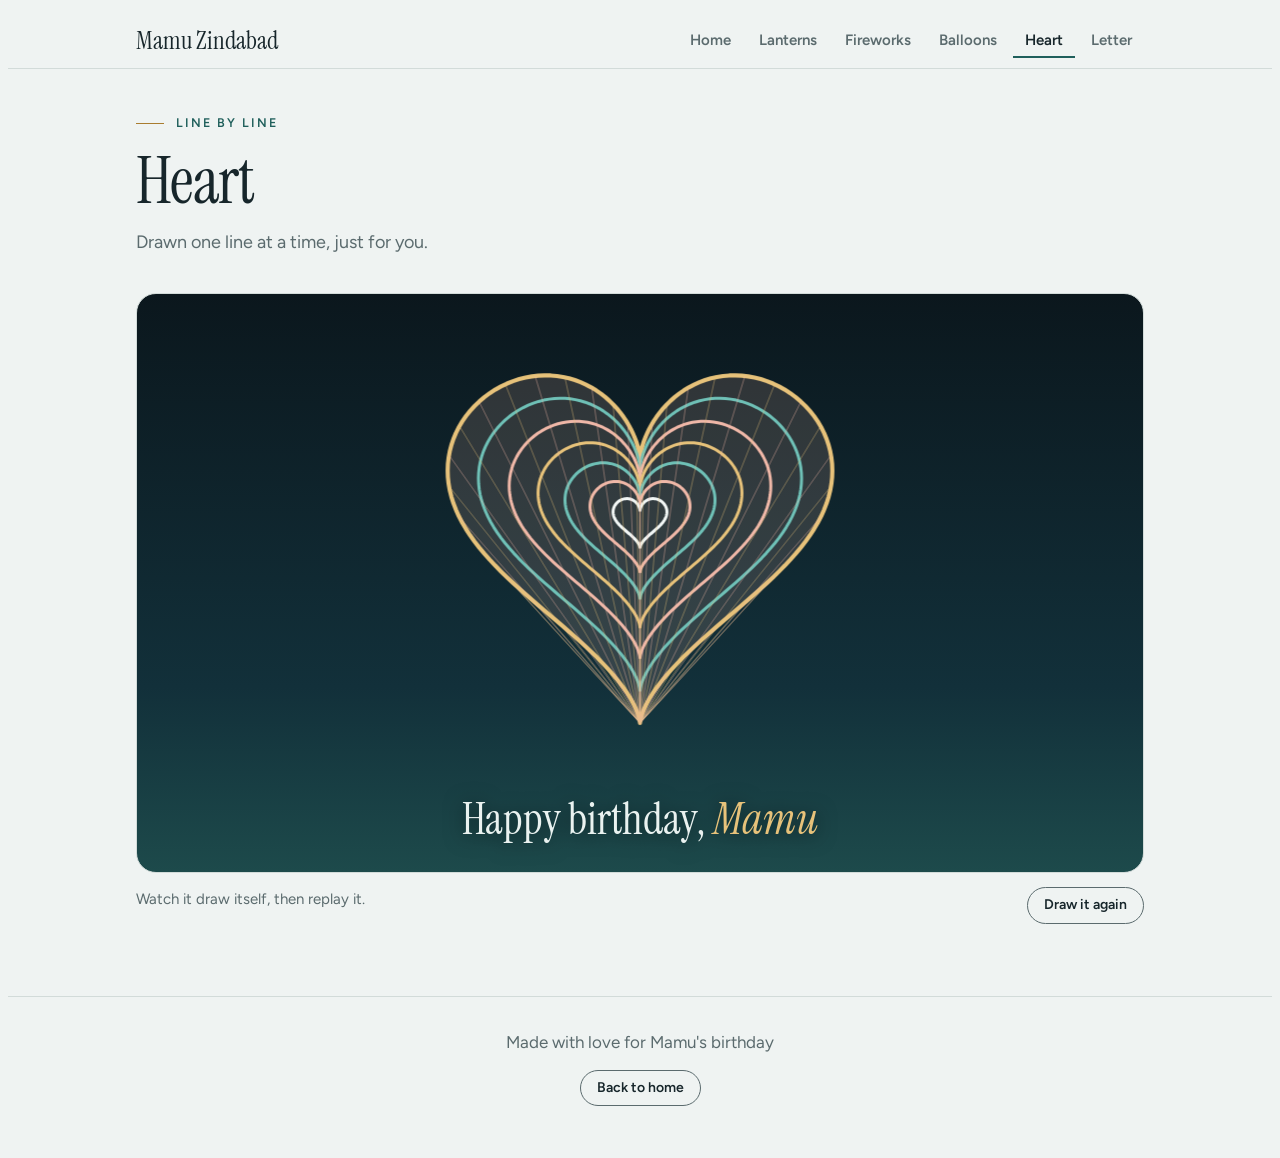
<file: heart.html>
<!doctype html>
<html lang="en">
<head>
<meta charset="utf-8">
<meta name="viewport" content="width=device-width, initial-scale=1, viewport-fit=cover">
<title>Heart ka B-day</title>
<link rel="stylesheet" href="https://fonts.googleapis.com/css2?family=Instrument+Serif:ital@0;1&family=Figtree:wght@400;500;600;700&display=swap">
<style>
/* Layout: one calm page at a time under a quiet top bar. Pale mist ground, deep teal accent, small brass details, soft serif headings, thin-line cards. Animation pages use framed stages. */
:root {
  --bg: #EFF3F2;
  --surface: #FFFFFF;
  --surface-2: #E4ECEA;
  --ink: #17262B;
  --muted: #5B6B6E;
  --line: #D2DBD9;
  --rule: #E4EAE8;
  --accent: #1F5F5B;
  --accent-ink: #FFFFFF;
  --brass: #A97C2F;
  --blush: #F3E2DC;
  --blush-ink: #6B3F36;
  --shadow: 0 1px 2px rgba(23, 38, 43, 0.06), 0 10px 28px rgba(23, 38, 43, 0.06);
  --night-1: #0B171D;
  --night-2: #12303A;
  --night-3: #1D4A4B;
  --night-text: #EAF2F0;
  --font-display: 'Instrument Serif', Georgia, 'Times New Roman', serif;
  --font-body: 'Figtree', system-ui, -apple-system, 'Segoe UI', sans-serif;
}
@media (prefers-color-scheme: dark) {
  :root:not([data-theme="light"]) {
    --bg: #0F1A1C;
    --surface: #172326;
    --surface-2: #1B2C2F;
    --ink: #E8EFEE;
    --muted: #9DB0B2;
    --line: #2B3E41;
    --rule: #22343A;
    --accent: #6FC1B7;
    --accent-ink: #0F1A1C;
    --brass: #D4A957;
    --blush: #2E2422;
    --blush-ink: #F0CFC6;
    --shadow: 0 1px 2px rgba(0, 0, 0, 0.3), 0 10px 28px rgba(0, 0, 0, 0.25);
    color-scheme: dark;
  }
}
:root[data-theme="dark"] {
  --bg: #0F1A1C;
  --surface: #172326;
  --surface-2: #1B2C2F;
  --ink: #E8EFEE;
  --muted: #9DB0B2;
  --line: #2B3E41;
  --rule: #22343A;
  --accent: #6FC1B7;
  --accent-ink: #0F1A1C;
  --brass: #D4A957;
  --blush: #2E2422;
  --blush-ink: #F0CFC6;
  --shadow: 0 1px 2px rgba(0, 0, 0, 0.3), 0 10px 28px rgba(0, 0, 0, 0.25);
  color-scheme: dark;
}

* { box-sizing: border-box; }
html { scroll-behavior: smooth; }
body {
  background-color: var(--bg);
  color: var(--ink);
  font-family: var(--font-body);
  font-size: 17px;
  line-height: 1.6;
}
h1, h2, h3, p, dl, dd { margin: 0; }
button { font: inherit; }
:focus-visible { outline: 2px solid var(--accent); outline-offset: 3px; }
.wrap { max-width: 1040px; margin-inline: auto; padding-inline: 16px; }

/* Header */
.top {
  position: sticky;
  top: env(safe-area-inset-top, 0px);
  z-index: 20;
  background: var(--bg);
  border-bottom: 1px solid var(--line);
}
.top .wrap {
  display: flex;
  flex-wrap: wrap;
  align-items: center;
  justify-content: space-between;
  gap: 2px 24px;
  padding-block: 10px 4px;
}
.brand { font-family: var(--font-display); font-size: 25px; line-height: 1.2; white-space: nowrap; flex: 0 0 auto; }
.nav { display: flex; gap: 4px; overflow-x: auto; min-width: 0; max-width: 100%; padding: 4px 0 6px; scrollbar-width: none; }
.nav::-webkit-scrollbar { display: none; }
.nav a {
  font-weight: 600;
  font-size: 15px;
  padding: 6px 12px;
  border: 0;
  border-radius: 0;
  background: transparent;
  color: var(--muted);
  white-space: nowrap;
  cursor: pointer;
  text-decoration: none;
  display: inline-block;
  box-shadow: inset 0 -2px 0 transparent;
}
.nav a:hover { color: var(--ink); }
.nav a.active { color: var(--ink); box-shadow: inset 0 -2px 0 var(--accent); }

/* Pages */
.page { padding-block: 44px 72px; }
.page { animation: rise-in 0.45s ease-out; }
@keyframes rise-in { from { transform: translateY(8px); } to { transform: none; } }

.eyebrow {
  display: inline-flex;
  align-items: center;
  gap: 12px;
  font-weight: 600;
  font-size: 12.5px;
  letter-spacing: 0.16em;
  text-transform: uppercase;
  color: var(--accent);
}
.eyebrow::before { content: ""; width: 28px; height: 1px; background: var(--brass); }

.btn {
  display: inline-block;
  text-decoration: none;
  text-align: center;
  font-weight: 600;
  font-size: 16px;
  border: 1px solid var(--accent);
  background: var(--accent);
  color: var(--accent-ink);
  padding: 10px 22px;
  border-radius: 999px;
  cursor: pointer;
  transition: transform 0.15s ease, background-color 0.15s ease, border-color 0.15s ease;
}
.btn:hover { transform: translateY(-1px); }
.btn.ghost { background: transparent; color: var(--ink); border-color: var(--muted); }
.btn.ghost:hover { border-color: var(--ink); }
.btn.small { font-size: 14px; padding: 6px 16px; }

/* Home */
.hero {
  display: grid;
  gap: 40px 56px;
  grid-template-columns: minmax(0, 1.2fr) minmax(0, 0.8fr);
  align-items: center;
}
@media (max-width: 860px) { .hero { grid-template-columns: minmax(0, 1fr); } }
.hero h1 {
  font-family: var(--font-display);
  font-weight: 400;
  font-size: clamp(52px, 11vw, 104px);
  line-height: 0.98;
  letter-spacing: -0.01em;
  margin-top: 18px;
  text-wrap: balance;
}
.hero h1 em { font-style: italic; color: var(--accent); }
.lead { font-family: var(--font-display); font-size: clamp(22px, 3.6vw, 30px); line-height: 1.25; margin-top: 22px; color: var(--ink); text-wrap: balance; }
.hero .body { max-width: 52ch; margin-top: 12px; color: var(--muted); }
.actions { display: flex; flex-wrap: wrap; gap: 12px; margin-top: 28px; }

.licence {
  background: var(--surface);
  border: 1px solid var(--line);
  border-radius: 18px;
  box-shadow: var(--shadow);
  overflow: hidden;
  width: 100%;
  max-width: 400px;
  justify-self: center;
}
.licence-top { display: flex; justify-content: space-between; align-items: baseline; gap: 10px; padding: 16px 22px 14px; border-bottom: 1px solid var(--line); }
.licence-top span { font-family: var(--font-display); font-size: 26px; line-height: 1.1; }
.licence-top small { font-size: 12px; font-weight: 600; letter-spacing: 0.12em; text-transform: uppercase; color: var(--muted); }
.licence dl { padding: 18px 22px; display: grid; grid-template-columns: auto minmax(0, 1fr); gap: 10px 20px; align-items: baseline; }
.licence dt { font-size: 12px; font-weight: 600; letter-spacing: 0.12em; text-transform: uppercase; color: var(--muted); }
.licence dd { font-weight: 600; }
.sig { border-top: 1px dashed var(--line); padding: 10px 22px 16px; display: flex; justify-content: space-between; align-items: flex-end; gap: 12px; }
.sig .hand { font-family: var(--font-display); font-style: italic; font-size: 36px; line-height: 1; }
.sig .stamp {
  font-size: 11.5px;
  font-weight: 700;
  letter-spacing: 0.16em;
  text-transform: uppercase;
  color: var(--accent);
  border: 1.5px solid var(--accent);
  padding: 3px 10px;
  border-radius: 6px;
  transform: rotate(-5deg);
}

.motto {
  display: flex;
  flex-wrap: wrap;
  justify-content: center;
  gap: 6px 18px;
  margin-top: 60px;
  padding-block: 18px;
  border-block: 1px solid var(--line);
  font-size: 13px;
  font-weight: 600;
  letter-spacing: 0.16em;
  text-transform: uppercase;
  color: var(--muted);
}
.motto span + span::before {
  content: "";
  display: inline-block;
  width: 5px;
  height: 5px;
  background: var(--brass);
  transform: rotate(45deg);
  margin-right: 18px;
  vertical-align: middle;
}

/* Birthday cake */
.wish {
  display: grid;
  grid-template-columns: minmax(0, 0.9fr) minmax(0, 1.1fr);
  gap: 32px 56px;
  align-items: center;
  margin-top: 64px;
}
@media (max-width: 860px) { .wish { grid-template-columns: minmax(0, 1fr); } }
.wish .title { margin-top: 14px; }
.wish .sub { margin-top: 12px; }
.cake { width: 100%; max-width: 340px; height: auto; justify-self: center; }
.cake .plate { fill: var(--line); }
.cake .tier-b { fill: var(--blush); stroke: var(--muted); stroke-width: 1.5; }
.cake .tier-t { fill: var(--surface); stroke: var(--muted); stroke-width: 1.5; }
.cake .ice { fill: var(--brass); }
.cake .cd-a { fill: var(--accent); }
.cake .cd-b { fill: var(--surface); stroke: var(--muted); stroke-width: 1.5; }
.cake .spr-a { fill: var(--accent); }
.cake .spr-b { fill: var(--brass); }
.cake .spr-c { fill: var(--muted); }
.cake .flame {
  fill: var(--brass);
  transform-box: fill-box;
  transform-origin: 50% 100%;
  transition: opacity 0.4s ease, transform 0.4s ease;
  animation: flick 0.7s ease-in-out infinite alternate;
}
.cake .flame:nth-of-type(even) { animation-delay: 0.25s; }
.cake.out .flame { animation: none; opacity: 0; transform: scale(0.2); }
@keyframes flick { from { transform: scale(1, 1); } to { transform: scale(0.92, 1.08); } }

.inside { margin-top: 72px; }
.inside h2 { font-family: var(--font-display); font-weight: 400; font-size: 34px; line-height: 1.1; }
.tiles { display: grid; grid-template-columns: repeat(auto-fit, minmax(min(100%, 230px), 1fr)); gap: 18px; margin-top: 20px; }
.tile {
  text-decoration: none;
  text-align: left;
  color: var(--ink);
  background: var(--surface);
  border: 1px solid var(--line);
  border-radius: 16px;
  padding: 22px;
  box-shadow: var(--shadow);
  cursor: pointer;
  display: flex;
  flex-direction: column;
  gap: 8px;
  min-width: 0;
  transition: transform 0.15s ease, border-color 0.15s ease;
}
.tile:hover { transform: translateY(-2px); border-color: var(--accent); }
.tile h3 { font-family: var(--font-display); font-weight: 400; font-size: 28px; line-height: 1.1; }
.tile p { color: var(--muted); font-size: 16px; }
.tile .go { margin-top: auto; padding-top: 8px; font-weight: 600; color: var(--accent); }

/* Sub page headings */
.page-head { display: flex; flex-direction: column; gap: 14px; align-items: flex-start; margin-bottom: 36px; }
.title { font-family: var(--font-display); font-weight: 400; font-size: clamp(40px, 7.5vw, 66px); line-height: 1.02; letter-spacing: -0.01em; text-wrap: balance; }
.sub { max-width: 56ch; color: var(--muted); font-size: 18px; }

/* Animation stages */
.stage {
  position: relative;
  height: clamp(400px, 66vh, 580px);
  border-radius: 20px;
  overflow: hidden;
  border: 1px solid var(--line);
  isolation: isolate;
  touch-action: manipulation;
}
.stage.night { background: linear-gradient(180deg, var(--night-1) 0%, var(--night-2) 68%, var(--night-3) 100%); cursor: pointer; }
.stage.day { background: linear-gradient(180deg, var(--surface-2) 0%, var(--surface) 100%); }
.stage-note { display: flex; flex-wrap: wrap; justify-content: space-between; gap: 6px 16px; margin-top: 14px; color: var(--muted); font-size: 15px; }
.stage-note b { color: var(--ink); font-weight: 600; font-variant-numeric: tabular-nums; }

@keyframes rise { from { bottom: var(--y0, -100px); } to { bottom: calc(100% + 30px); } }

/* Lanterns */
.star {
  position: absolute;
  left: var(--sx);
  top: var(--sy);
  width: 2px;
  height: 2px;
  border-radius: 50%;
  background: var(--night-text);
  animation: twinkle var(--st) ease-in-out var(--sd) infinite alternate;
}
@keyframes twinkle { from { opacity: 0.12; } to { opacity: 0.9; } }
.moon {
  position: absolute;
  top: 9%;
  right: 9%;
  width: 52px;
  height: 52px;
  border-radius: 50%;
  background: #F1E8CF;
  opacity: 0.92;
  box-shadow: 0 0 44px 10px rgba(241, 232, 207, 0.22);
}
.lantern {
  position: absolute;
  left: var(--x);
  bottom: -100px;
  width: calc(46px * var(--s));
  height: calc(60px * var(--s));
  animation: rise var(--d) linear var(--delay) both;
  pointer-events: none;
}
.lantern.loop { animation-iteration-count: infinite; }
.lantern .body {
  position: absolute;
  inset: 0;
  border-radius: 10px 10px 16px 16px / 14px 14px 20px 20px;
  background:
    repeating-linear-gradient(90deg, transparent 0 calc(9px * var(--s)), rgba(120, 70, 15, 0.22) calc(9px * var(--s)) calc(10px * var(--s))),
    linear-gradient(180deg, #F3D58A 0%, #E4B35A 55%, #C98F3A 100%);
  box-shadow: 0 0 calc(36px * var(--s)) rgba(243, 200, 110, 0.5), inset 0 -10px 18px rgba(160, 90, 20, 0.35);
  animation: sway var(--sw) ease-in-out infinite alternate, glow 2.8s ease-in-out infinite;
}
.lantern .body::before,
.lantern .body::after {
  content: "";
  position: absolute;
  left: 12%;
  right: 12%;
  height: 5px;
  border-radius: 3px;
  background: #8A5E22;
}
.lantern .body::before { top: -3px; }
.lantern .body::after { bottom: -3px; }
@keyframes sway { from { transform: translateX(-12px) rotate(-3deg); } to { transform: translateX(12px) rotate(3deg); } }
@keyframes glow { 0%, 100% { filter: brightness(1); } 50% { filter: brightness(1.14); } }

/* Fireworks */
#fw { position: absolute; inset: 0; width: 100%; height: 100%; display: block; }
.fw-title {
  position: absolute;
  inset: 0;
  display: flex;
  flex-wrap: wrap;
  align-items: center;
  justify-content: center;
  align-content: center;
  gap: 0 0.3em;
  padding: 24px;
  text-align: center;
  pointer-events: none;
  font-family: var(--font-display);
  font-size: clamp(38px, 8vw, 74px);
  line-height: 1.05;
  color: var(--night-text);
  text-shadow: 0 2px 24px rgba(0, 0, 0, 0.55);
}
.fw-title em { font-style: italic; color: #E7C27A; }
.fw-title.play span { animation: fade-up 0.9s ease-out both; animation-delay: calc(var(--i) * 0.35s + 0.2s); }
@keyframes fade-up { from { opacity: 0; transform: translateY(14px); } to { opacity: 1; transform: none; } }

/* Balloons */
.balloon {
  --y0: -180px;
  position: absolute;
  left: var(--x);
  bottom: -180px;
  width: calc(66px * var(--s));
  height: calc(82px * var(--s));
  padding: 0;
  border: 0;
  background: none;
  cursor: pointer;
  animation: rise var(--d) linear var(--delay) both;
}
.balloon .sway {
  position: absolute;
  inset: 0;
  transform-origin: 50% 130%;
  animation: sway-b var(--sw) ease-in-out infinite alternate;
}
.balloon .bod {
  position: absolute;
  inset: 0;
  border-radius: 50% 50% 46% 46% / 56% 56% 44% 44%;
  background: radial-gradient(circle at 32% 26%, rgba(255, 255, 255, 0.5) 0 7%, rgba(255, 255, 255, 0) 24%), var(--c);
  box-shadow: inset -7px -9px 16px rgba(0, 0, 0, 0.16);
}
.balloon .bod::after {
  content: "";
  position: absolute;
  left: 50%;
  bottom: -7px;
  transform: translateX(-50%);
  border: solid transparent;
  border-width: 0 5px 8px;
  border-bottom-color: var(--c);
}
.balloon .str { position: absolute; left: 50%; top: calc(100% + 6px); width: 1px; height: 56px; background: var(--muted); opacity: 0.55; }
.balloon.popped { pointer-events: none; }
.balloon.popped .sway { animation: pop 0.22s ease-out forwards; }
@keyframes sway-b { from { transform: translateX(-10px) rotate(-4deg); } to { transform: translateX(10px) rotate(4deg); } }
@keyframes pop { to { transform: scale(1.4); opacity: 0; } }

/* Letter */
.letter-wrap { display: grid; gap: 64px; }
.letter {
  background-color: var(--surface);
  background-image: repeating-linear-gradient(transparent 0 35px, var(--rule) 35px 36px);
  border: 1px solid var(--line);
  border-radius: 10px;
  box-shadow: var(--shadow);
  padding: 36px clamp(20px, 5vw, 52px) 0;
  max-width: 720px;
  width: 100%;
  margin-inline: auto;
}
.letter p { font-family: var(--font-display); font-style: italic; font-size: clamp(22px, 4vw, 27px); line-height: 36px; margin: 0 0 36px; }
.letter p.sign { text-align: right; }
.coupons-head { display: flex; flex-wrap: wrap; align-items: baseline; justify-content: space-between; gap: 6px 16px; margin-bottom: 22px; }
.coupons-head h2 { font-family: var(--font-display); font-weight: 400; font-size: clamp(30px, 5vw, 40px); line-height: 1.1; }
.coupons-head .sub { font-size: 16px; }
.coupons { display: grid; grid-template-columns: repeat(auto-fit, minmax(min(100%, 250px), 1fr)); gap: 18px; }
.coupon {
  position: relative;
  background: var(--surface);
  border: 1.5px dashed var(--muted);
  border-radius: 14px;
  padding: 20px;
  display: flex;
  flex-direction: column;
  gap: 8px;
  min-width: 0;
}
.coupon h3 { font-family: var(--font-display); font-weight: 400; font-size: 25px; line-height: 1.1; }
.coupon p { color: var(--muted); font-size: 16px; }
.coupon .valid { font-size: 11.5px; font-weight: 600; letter-spacing: 0.14em; text-transform: uppercase; color: var(--accent); }
.coupon .btn { align-self: flex-start; margin-top: 6px; }
.coupon.used > :not(.btn) { opacity: 0.5; }
.coupon.used::after {
  content: "Redeemed";
  position: absolute;
  right: 14px;
  top: 14px;
  font-size: 11.5px;
  font-weight: 700;
  letter-spacing: 0.16em;
  text-transform: uppercase;
  color: var(--accent);
  border: 1.5px solid var(--accent);
  padding: 2px 10px;
  border-radius: 6px;
  background: var(--surface);
  transform: rotate(6deg);
}

.foot { border-top: 1px solid var(--line); padding-block: 32px 44px; text-align: center; }
.foot p { color: var(--muted); margin-bottom: 14px; }
.foot .wrap { display: flex; flex-direction: column; align-items: center; }

#confetti { position: fixed; inset: 0; width: 100%; height: 100%; pointer-events: none; z-index: 50; }

@media (prefers-reduced-motion: reduce) {
  html { scroll-behavior: auto; }
  .page { animation: none; }
  .cake .flame { animation: none; }
  .btn, .tile { transition: none; }
  .star { animation: none; opacity: 0.6; }
  .lantern, .balloon { animation: none; bottom: var(--static); }
  .lantern .body, .balloon .sway { animation: none; }
  .fw-title.play span { animation: none; }
}

/* Heart drawing */
.heart-stage svg { position: absolute; left: 0; top: 2%; width: 100%; height: 80%; display: block; }
.hl { fill: none; stroke-linecap: round; stroke-linejoin: round; stroke-dasharray: 1; stroke-dashoffset: 1; animation: draw var(--dur) ease-in-out var(--delay) forwards; }
.hl.fan { opacity: 0.55; }
@keyframes draw { to { stroke-dashoffset: 0; } }
.hfill { fill: #F0B8A8; opacity: 0; animation: glow-in 2s ease-out 9s forwards; }
@keyframes glow-in { to { opacity: 0.16; } }
.hbeat { transform-box: fill-box; transform-origin: 50% 55%; animation: beat 1.7s ease-in-out 11s infinite; }
@keyframes beat { 0%, 100% { transform: scale(1); } 14% { transform: scale(1.045); } 28% { transform: scale(1); } 42% { transform: scale(1.03); } 56% { transform: scale(1); } }
.heart-text {
  position: absolute;
  left: 0; right: 0; bottom: 5%;
  text-align: center;
  padding-inline: 16px;
  font-family: var(--font-display);
  font-size: clamp(26px, 5vw, 44px);
  line-height: 1.1;
  color: var(--night-text);
  text-shadow: 0 2px 20px rgba(0, 0, 0, 0.6);
  opacity: 0;
  animation: fade-up 1s ease-out 9.6s forwards;
  pointer-events: none;
}
.heart-text em { font-style: italic; color: #E7C27A; }
@keyframes fade-up { from { opacity: 0; transform: translateY(12px); } to { opacity: 1; transform: none; } }
@media (prefers-reduced-motion: reduce) {
  .hl { animation: none; stroke-dashoffset: 0; }
  .hfill { animation: none; opacity: 0.16; }
  .hbeat { animation: none; }
  .heart-text { animation: none; opacity: 1; }
}
</style>
</head>
<body>
<canvas id="confetti" aria-hidden="true"></canvas>

<header class="top">
  <div class="wrap">
    <div class="brand">Mamu Zindabad</div>
    <nav class="nav" aria-label="Pages">
      <a href="index.html">Home</a>
      <a href="lanterns.html">Lanterns</a>
      <a href="fireworks.html">Fireworks</a>
      <a href="balloons.html">Balloons</a>
      <a href="heart.html" class="active" aria-current="page">Heart</a>
      <a href="letter.html">Letter</a>
    </nav>
  </div>
</header>

<main>
  <section class="page">
    <div class="wrap">
      <div class="page-head">
        <span class="eyebrow">Line by line</span>
        <h2 class="title">Heart</h2>
        <p class="sub">Drawn one line at a time, just for you.</p>
      </div>
      <div class="stage night heart-stage" id="heart-stage" role="img" aria-label="A heart drawing itself with lines">
        <svg id="heart-svg" viewBox="0 0 200 200" preserveAspectRatio="xMidYMid meet" aria-hidden="true"></svg>
        <p class="heart-text">Happy birthday, <em>Mamu</em></p>
      </div>
      <div class="stage-note"><span>Watch it draw itself, then replay it.</span><button type="button" class="btn small ghost" id="replay">Draw it again</button></div>
    </div>
  </section>
</main>

<footer class="foot">
  <div class="wrap">
    <p>Made with love for Mamu's birthday</p>
    <a class="btn small ghost" href="index.html">Back to home</a>
  </div>
</footer>

<script>
(function () {
  var reduced = window.matchMedia && window.matchMedia('(prefers-reduced-motion: reduce)').matches;
  var cv = document.getElementById('confetti');
  var cx = cv.getContext('2d');
  var parts = [];
  var raf = 0;
  var COLORS = ['#B58A3C', '#1F5F5B', '#E3A79A', '#8FB8B2', '#D9C28A'];

  function rnd(a, b) { return a + Math.random() * (b - a); }

  function burst(x, y) {
    if (reduced) return;
    cv.width = window.innerWidth;
    cv.height = window.innerHeight;
    for (var i = 0; i < 90; i++) {
      var a = Math.random() * Math.PI * 2;
      var s = 3 + Math.random() * 8;
      parts.push({
        x: x, y: y,
        vx: Math.cos(a) * s, vy: Math.sin(a) * s - 5,
        w: 5 + Math.random() * 6, h: 3 + Math.random() * 5,
        r: Math.random() * 6, vr: (Math.random() - 0.5) * 0.35,
        c: COLORS[i % COLORS.length], life: 0
      });
    }
    if (!raf) tick();
  }
  function tick() {
    cx.clearRect(0, 0, cv.width, cv.height);
    parts.forEach(function (p) {
      p.vy += 0.26; p.vx *= 0.99; p.x += p.vx; p.y += p.vy; p.r += p.vr; p.life++;
      cx.save();
      cx.translate(p.x, p.y);
      cx.rotate(p.r);
      cx.fillStyle = p.c;
      cx.fillRect(-p.w / 2, -p.h / 2, p.w, p.h);
      cx.restore();
    });
    parts = parts.filter(function (p) { return p.y < cv.height + 20 && p.life < 190; });
    if (parts.length) { raf = requestAnimationFrame(tick); }
    else { raf = 0; cx.clearRect(0, 0, cv.width, cv.height); }
  }
  function burstFrom(el) {
    var r = el.getBoundingClientRect();
    burst(r.left + r.width / 2, r.top + r.height / 2);
  }
  window.M = { reduced: reduced, rnd: rnd, burst: burst, burstFrom: burstFrom };
})();
</script>
<script>
(function () {
  var NS = 'http://www.w3.org/2000/svg';
  var svg = document.getElementById('heart-svg');
  var stage = document.getElementById('heart-stage');
  var CY = 92, K = 5.2, N = 220;
  var COLORS = ['#E7C27A', '#6FC1B7', '#F0B8A8', '#E7C27A', '#6FC1B7', '#F0B8A8', '#F2F7F6'];

  function pt(t, s) {
    var x = 16 * Math.pow(Math.sin(t), 3);
    var y = 13 * Math.cos(t) - 5 * Math.cos(2 * t) - 2 * Math.cos(3 * t) - Math.cos(4 * t);
    return [100 + K * s * x, CY - K * s * y];
  }
  function outline(s) {
    var d = '';
    for (var i = 0; i <= N; i++) {
      var p = pt(Math.PI + (i / N) * Math.PI * 2, s);
      d += (i ? 'L' : 'M') + p[0].toFixed(2) + ' ' + p[1].toFixed(2);
    }
    return d + 'Z';
  }
  function el(name, attrs) {
    var e = document.createElementNS(NS, name);
    for (var k in attrs) e.setAttribute(k, attrs[k]);
    return e;
  }
  function line(d, color, w, delay, dur, cls) {
    var p = el('path', { d: d, pathLength: '1', stroke: color, 'stroke-width': w, 'class': 'hl' + (cls ? ' ' + cls : '') });
    p.style.setProperty('--delay', delay.toFixed(2) + 's');
    p.style.setProperty('--dur', dur.toFixed(2) + 's');
    return p;
  }

  function build() {
    while (svg.firstChild) svg.removeChild(svg.firstChild);
    var g = el('g', { 'class': 'hbeat' });
    svg.appendChild(g);
    g.appendChild(el('path', { d: outline(1), 'class': 'hfill' }));

    // nested outlines, drawn one after another
    var scales = [1, 0.84, 0.68, 0.53, 0.39, 0.26, 0.14];
    scales.forEach(function (s, i) {
      g.appendChild(line(outline(s), COLORS[i], i === 0 ? 1.8 : 1.3, i * 0.85, 2.4));
    });

    // string-art fan from the bottom tip to points around the outer heart
    var tip = pt(Math.PI, 1);
    var FAN = 46;
    for (var i = 1; i < FAN; i++) {
      var p = pt(Math.PI + (i / FAN) * Math.PI * 2, 1);
      var d = 'M' + tip[0].toFixed(2) + ' ' + tip[1].toFixed(2) + 'L' + p[0].toFixed(2) + ' ' + p[1].toFixed(2);
      g.appendChild(line(d, i % 2 ? '#E7C27A' : '#F0B8A8', 0.35, 6.4 + i * 0.045, 1.1, 'fan'));
    }
  }

  build();
  document.getElementById('replay').addEventListener('click', function () {
    stage.classList.remove('again');
    var t = stage.querySelector('.heart-text');
    t.style.animation = 'none';
    build();
    void stage.offsetWidth;
    t.style.animation = '';
  });
})();
</script>
</body>
</html>
</file>
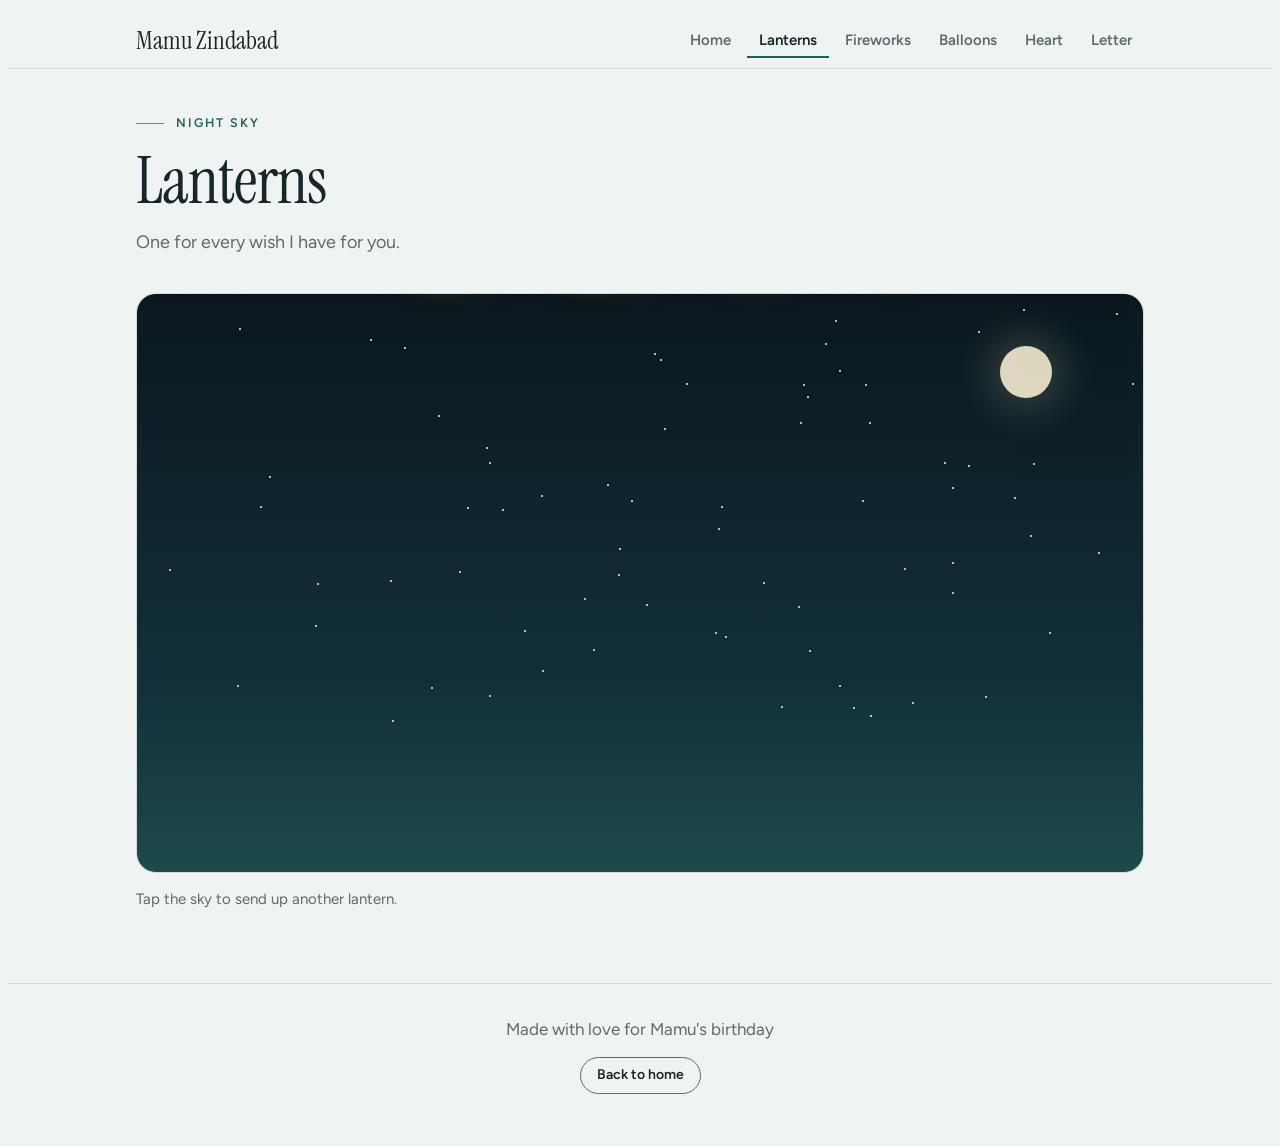
<file: lanterns.html>
<!doctype html>
<html lang="en">
<head>
<meta charset="utf-8">
<meta name="viewport" content="width=device-width, initial-scale=1, viewport-fit=cover">
<title>Mamu ka B-day</title>
<link rel="stylesheet" href="https://fonts.googleapis.com/css2?family=Instrument+Serif:ital@0;1&family=Figtree:wght@400;500;600;700&display=swap">
<style>
/* Layout: one calm page at a time under a quiet top bar. Pale mist ground, deep teal accent, small brass details, soft serif headings, thin-line cards. Animation pages use framed stages. */
:root {
  --bg: #EFF3F2;
  --surface: #FFFFFF;
  --surface-2: #E4ECEA;
  --ink: #17262B;
  --muted: #5B6B6E;
  --line: #D2DBD9;
  --rule: #E4EAE8;
  --accent: #1F5F5B;
  --accent-ink: #FFFFFF;
  --brass: #A97C2F;
  --blush: #F3E2DC;
  --blush-ink: #6B3F36;
  --shadow: 0 1px 2px rgba(23, 38, 43, 0.06), 0 10px 28px rgba(23, 38, 43, 0.06);
  --night-1: #0B171D;
  --night-2: #12303A;
  --night-3: #1D4A4B;
  --night-text: #EAF2F0;
  --font-display: 'Instrument Serif', Georgia, 'Times New Roman', serif;
  --font-body: 'Figtree', system-ui, -apple-system, 'Segoe UI', sans-serif;
}
@media (prefers-color-scheme: dark) {
  :root:not([data-theme="light"]) {
    --bg: #0F1A1C;
    --surface: #172326;
    --surface-2: #1B2C2F;
    --ink: #E8EFEE;
    --muted: #9DB0B2;
    --line: #2B3E41;
    --rule: #22343A;
    --accent: #6FC1B7;
    --accent-ink: #0F1A1C;
    --brass: #D4A957;
    --blush: #2E2422;
    --blush-ink: #F0CFC6;
    --shadow: 0 1px 2px rgba(0, 0, 0, 0.3), 0 10px 28px rgba(0, 0, 0, 0.25);
    color-scheme: dark;
  }
}
:root[data-theme="dark"] {
  --bg: #0F1A1C;
  --surface: #172326;
  --surface-2: #1B2C2F;
  --ink: #E8EFEE;
  --muted: #9DB0B2;
  --line: #2B3E41;
  --rule: #22343A;
  --accent: #6FC1B7;
  --accent-ink: #0F1A1C;
  --brass: #D4A957;
  --blush: #2E2422;
  --blush-ink: #F0CFC6;
  --shadow: 0 1px 2px rgba(0, 0, 0, 0.3), 0 10px 28px rgba(0, 0, 0, 0.25);
  color-scheme: dark;
}

* { box-sizing: border-box; }
html { scroll-behavior: smooth; }
body {
  background-color: var(--bg);
  color: var(--ink);
  font-family: var(--font-body);
  font-size: 17px;
  line-height: 1.6;
}
h1, h2, h3, p, dl, dd { margin: 0; }
button { font: inherit; }
:focus-visible { outline: 2px solid var(--accent); outline-offset: 3px; }
.wrap { max-width: 1040px; margin-inline: auto; padding-inline: 16px; }

/* Header */
.top {
  position: sticky;
  top: env(safe-area-inset-top, 0px);
  z-index: 20;
  background: var(--bg);
  border-bottom: 1px solid var(--line);
}
.top .wrap {
  display: flex;
  flex-wrap: wrap;
  align-items: center;
  justify-content: space-between;
  gap: 2px 24px;
  padding-block: 10px 4px;
}
.brand { font-family: var(--font-display); font-size: 25px; line-height: 1.2; white-space: nowrap; flex: 0 0 auto; }
.nav { display: flex; gap: 4px; overflow-x: auto; min-width: 0; max-width: 100%; padding: 4px 0 6px; scrollbar-width: none; }
.nav::-webkit-scrollbar { display: none; }
.nav a {
  font-weight: 600;
  font-size: 15px;
  padding: 6px 12px;
  border: 0;
  border-radius: 0;
  background: transparent;
  color: var(--muted);
  white-space: nowrap;
  cursor: pointer;
  text-decoration: none;
  display: inline-block;
  box-shadow: inset 0 -2px 0 transparent;
}
.nav a:hover { color: var(--ink); }
.nav a.active { color: var(--ink); box-shadow: inset 0 -2px 0 var(--accent); }

/* Pages */
.page { padding-block: 44px 72px; }
.page { animation: rise-in 0.45s ease-out; }
@keyframes rise-in { from { transform: translateY(8px); } to { transform: none; } }

.eyebrow {
  display: inline-flex;
  align-items: center;
  gap: 12px;
  font-weight: 600;
  font-size: 12.5px;
  letter-spacing: 0.16em;
  text-transform: uppercase;
  color: var(--accent);
}
.eyebrow::before { content: ""; width: 28px; height: 1px; background: var(--brass); }

.btn {
  display: inline-block;
  text-decoration: none;
  text-align: center;
  font-weight: 600;
  font-size: 16px;
  border: 1px solid var(--accent);
  background: var(--accent);
  color: var(--accent-ink);
  padding: 10px 22px;
  border-radius: 999px;
  cursor: pointer;
  transition: transform 0.15s ease, background-color 0.15s ease, border-color 0.15s ease;
}
.btn:hover { transform: translateY(-1px); }
.btn.ghost { background: transparent; color: var(--ink); border-color: var(--muted); }
.btn.ghost:hover { border-color: var(--ink); }
.btn.small { font-size: 14px; padding: 6px 16px; }

/* Home */
.hero {
  display: grid;
  gap: 40px 56px;
  grid-template-columns: minmax(0, 1.2fr) minmax(0, 0.8fr);
  align-items: center;
}
@media (max-width: 860px) { .hero { grid-template-columns: minmax(0, 1fr); } }
.hero h1 {
  font-family: var(--font-display);
  font-weight: 400;
  font-size: clamp(52px, 11vw, 104px);
  line-height: 0.98;
  letter-spacing: -0.01em;
  margin-top: 18px;
  text-wrap: balance;
}
.hero h1 em { font-style: italic; color: var(--accent); }
.lead { font-family: var(--font-display); font-size: clamp(22px, 3.6vw, 30px); line-height: 1.25; margin-top: 22px; color: var(--ink); text-wrap: balance; }
.hero .body { max-width: 52ch; margin-top: 12px; color: var(--muted); }
.actions { display: flex; flex-wrap: wrap; gap: 12px; margin-top: 28px; }

.licence {
  background: var(--surface);
  border: 1px solid var(--line);
  border-radius: 18px;
  box-shadow: var(--shadow);
  overflow: hidden;
  width: 100%;
  max-width: 400px;
  justify-self: center;
}
.licence-top { display: flex; justify-content: space-between; align-items: baseline; gap: 10px; padding: 16px 22px 14px; border-bottom: 1px solid var(--line); }
.licence-top span { font-family: var(--font-display); font-size: 26px; line-height: 1.1; }
.licence-top small { font-size: 12px; font-weight: 600; letter-spacing: 0.12em; text-transform: uppercase; color: var(--muted); }
.licence dl { padding: 18px 22px; display: grid; grid-template-columns: auto minmax(0, 1fr); gap: 10px 20px; align-items: baseline; }
.licence dt { font-size: 12px; font-weight: 600; letter-spacing: 0.12em; text-transform: uppercase; color: var(--muted); }
.licence dd { font-weight: 600; }
.sig { border-top: 1px dashed var(--line); padding: 10px 22px 16px; display: flex; justify-content: space-between; align-items: flex-end; gap: 12px; }
.sig .hand { font-family: var(--font-display); font-style: italic; font-size: 36px; line-height: 1; }
.sig .stamp {
  font-size: 11.5px;
  font-weight: 700;
  letter-spacing: 0.16em;
  text-transform: uppercase;
  color: var(--accent);
  border: 1.5px solid var(--accent);
  padding: 3px 10px;
  border-radius: 6px;
  transform: rotate(-5deg);
}

.motto {
  display: flex;
  flex-wrap: wrap;
  justify-content: center;
  gap: 6px 18px;
  margin-top: 60px;
  padding-block: 18px;
  border-block: 1px solid var(--line);
  font-size: 13px;
  font-weight: 600;
  letter-spacing: 0.16em;
  text-transform: uppercase;
  color: var(--muted);
}
.motto span + span::before {
  content: "";
  display: inline-block;
  width: 5px;
  height: 5px;
  background: var(--brass);
  transform: rotate(45deg);
  margin-right: 18px;
  vertical-align: middle;
}

/* Birthday cake */
.wish {
  display: grid;
  grid-template-columns: minmax(0, 0.9fr) minmax(0, 1.1fr);
  gap: 32px 56px;
  align-items: center;
  margin-top: 64px;
}
@media (max-width: 860px) { .wish { grid-template-columns: minmax(0, 1fr); } }
.wish .title { margin-top: 14px; }
.wish .sub { margin-top: 12px; }
.cake { width: 100%; max-width: 340px; height: auto; justify-self: center; }
.cake .plate { fill: var(--line); }
.cake .tier-b { fill: var(--blush); stroke: var(--muted); stroke-width: 1.5; }
.cake .tier-t { fill: var(--surface); stroke: var(--muted); stroke-width: 1.5; }
.cake .ice { fill: var(--brass); }
.cake .cd-a { fill: var(--accent); }
.cake .cd-b { fill: var(--surface); stroke: var(--muted); stroke-width: 1.5; }
.cake .spr-a { fill: var(--accent); }
.cake .spr-b { fill: var(--brass); }
.cake .spr-c { fill: var(--muted); }
.cake .flame {
  fill: var(--brass);
  transform-box: fill-box;
  transform-origin: 50% 100%;
  transition: opacity 0.4s ease, transform 0.4s ease;
  animation: flick 0.7s ease-in-out infinite alternate;
}
.cake .flame:nth-of-type(even) { animation-delay: 0.25s; }
.cake.out .flame { animation: none; opacity: 0; transform: scale(0.2); }
@keyframes flick { from { transform: scale(1, 1); } to { transform: scale(0.92, 1.08); } }

.inside { margin-top: 72px; }
.inside h2 { font-family: var(--font-display); font-weight: 400; font-size: 34px; line-height: 1.1; }
.tiles { display: grid; grid-template-columns: repeat(auto-fit, minmax(min(100%, 230px), 1fr)); gap: 18px; margin-top: 20px; }
.tile {
  text-decoration: none;
  text-align: left;
  color: var(--ink);
  background: var(--surface);
  border: 1px solid var(--line);
  border-radius: 16px;
  padding: 22px;
  box-shadow: var(--shadow);
  cursor: pointer;
  display: flex;
  flex-direction: column;
  gap: 8px;
  min-width: 0;
  transition: transform 0.15s ease, border-color 0.15s ease;
}
.tile:hover { transform: translateY(-2px); border-color: var(--accent); }
.tile h3 { font-family: var(--font-display); font-weight: 400; font-size: 28px; line-height: 1.1; }
.tile p { color: var(--muted); font-size: 16px; }
.tile .go { margin-top: auto; padding-top: 8px; font-weight: 600; color: var(--accent); }

/* Sub page headings */
.page-head { display: flex; flex-direction: column; gap: 14px; align-items: flex-start; margin-bottom: 36px; }
.title { font-family: var(--font-display); font-weight: 400; font-size: clamp(40px, 7.5vw, 66px); line-height: 1.02; letter-spacing: -0.01em; text-wrap: balance; }
.sub { max-width: 56ch; color: var(--muted); font-size: 18px; }

/* Animation stages */
.stage {
  position: relative;
  height: clamp(400px, 66vh, 580px);
  border-radius: 20px;
  overflow: hidden;
  border: 1px solid var(--line);
  isolation: isolate;
  touch-action: manipulation;
}
.stage.night { background: linear-gradient(180deg, var(--night-1) 0%, var(--night-2) 68%, var(--night-3) 100%); cursor: pointer; }
.stage.day { background: linear-gradient(180deg, var(--surface-2) 0%, var(--surface) 100%); }
.stage-note { display: flex; flex-wrap: wrap; justify-content: space-between; gap: 6px 16px; margin-top: 14px; color: var(--muted); font-size: 15px; }
.stage-note b { color: var(--ink); font-weight: 600; font-variant-numeric: tabular-nums; }

@keyframes rise { from { bottom: var(--y0, -100px); } to { bottom: calc(100% + 30px); } }

/* Lanterns */
.star {
  position: absolute;
  left: var(--sx);
  top: var(--sy);
  width: 2px;
  height: 2px;
  border-radius: 50%;
  background: var(--night-text);
  animation: twinkle var(--st) ease-in-out var(--sd) infinite alternate;
}
@keyframes twinkle { from { opacity: 0.12; } to { opacity: 0.9; } }
.moon {
  position: absolute;
  top: 9%;
  right: 9%;
  width: 52px;
  height: 52px;
  border-radius: 50%;
  background: #F1E8CF;
  opacity: 0.92;
  box-shadow: 0 0 44px 10px rgba(241, 232, 207, 0.22);
}
.lantern {
  position: absolute;
  left: var(--x);
  bottom: -100px;
  width: calc(46px * var(--s));
  height: calc(60px * var(--s));
  animation: rise var(--d) linear var(--delay) both;
  pointer-events: none;
}
.lantern.loop { animation-iteration-count: infinite; }
.lantern .body {
  position: absolute;
  inset: 0;
  border-radius: 10px 10px 16px 16px / 14px 14px 20px 20px;
  background:
    repeating-linear-gradient(90deg, transparent 0 calc(9px * var(--s)), rgba(120, 70, 15, 0.22) calc(9px * var(--s)) calc(10px * var(--s))),
    linear-gradient(180deg, #F3D58A 0%, #E4B35A 55%, #C98F3A 100%);
  box-shadow: 0 0 calc(36px * var(--s)) rgba(243, 200, 110, 0.5), inset 0 -10px 18px rgba(160, 90, 20, 0.35);
  animation: sway var(--sw) ease-in-out infinite alternate, glow 2.8s ease-in-out infinite;
}
.lantern .body::before,
.lantern .body::after {
  content: "";
  position: absolute;
  left: 12%;
  right: 12%;
  height: 5px;
  border-radius: 3px;
  background: #8A5E22;
}
.lantern .body::before { top: -3px; }
.lantern .body::after { bottom: -3px; }
@keyframes sway { from { transform: translateX(-12px) rotate(-3deg); } to { transform: translateX(12px) rotate(3deg); } }
@keyframes glow { 0%, 100% { filter: brightness(1); } 50% { filter: brightness(1.14); } }

/* Fireworks */
#fw { position: absolute; inset: 0; width: 100%; height: 100%; display: block; }
.fw-title {
  position: absolute;
  inset: 0;
  display: flex;
  flex-wrap: wrap;
  align-items: center;
  justify-content: center;
  align-content: center;
  gap: 0 0.3em;
  padding: 24px;
  text-align: center;
  pointer-events: none;
  font-family: var(--font-display);
  font-size: clamp(38px, 8vw, 74px);
  line-height: 1.05;
  color: var(--night-text);
  text-shadow: 0 2px 24px rgba(0, 0, 0, 0.55);
}
.fw-title em { font-style: italic; color: #E7C27A; }
.fw-title.play span { animation: fade-up 0.9s ease-out both; animation-delay: calc(var(--i) * 0.35s + 0.2s); }
@keyframes fade-up { from { opacity: 0; transform: translateY(14px); } to { opacity: 1; transform: none; } }

/* Balloons */
.balloon {
  --y0: -180px;
  position: absolute;
  left: var(--x);
  bottom: -180px;
  width: calc(66px * var(--s));
  height: calc(82px * var(--s));
  padding: 0;
  border: 0;
  background: none;
  cursor: pointer;
  animation: rise var(--d) linear var(--delay) both;
}
.balloon .sway {
  position: absolute;
  inset: 0;
  transform-origin: 50% 130%;
  animation: sway-b var(--sw) ease-in-out infinite alternate;
}
.balloon .bod {
  position: absolute;
  inset: 0;
  border-radius: 50% 50% 46% 46% / 56% 56% 44% 44%;
  background: radial-gradient(circle at 32% 26%, rgba(255, 255, 255, 0.5) 0 7%, rgba(255, 255, 255, 0) 24%), var(--c);
  box-shadow: inset -7px -9px 16px rgba(0, 0, 0, 0.16);
}
.balloon .bod::after {
  content: "";
  position: absolute;
  left: 50%;
  bottom: -7px;
  transform: translateX(-50%);
  border: solid transparent;
  border-width: 0 5px 8px;
  border-bottom-color: var(--c);
}
.balloon .str { position: absolute; left: 50%; top: calc(100% + 6px); width: 1px; height: 56px; background: var(--muted); opacity: 0.55; }
.balloon.popped { pointer-events: none; }
.balloon.popped .sway { animation: pop 0.22s ease-out forwards; }
@keyframes sway-b { from { transform: translateX(-10px) rotate(-4deg); } to { transform: translateX(10px) rotate(4deg); } }
@keyframes pop { to { transform: scale(1.4); opacity: 0; } }

/* Letter */
.letter-wrap { display: grid; gap: 64px; }
.letter {
  background-color: var(--surface);
  background-image: repeating-linear-gradient(transparent 0 35px, var(--rule) 35px 36px);
  border: 1px solid var(--line);
  border-radius: 10px;
  box-shadow: var(--shadow);
  padding: 36px clamp(20px, 5vw, 52px) 0;
  max-width: 720px;
  width: 100%;
  margin-inline: auto;
}
.letter p { font-family: var(--font-display); font-style: italic; font-size: clamp(22px, 4vw, 27px); line-height: 36px; margin: 0 0 36px; }
.letter p.sign { text-align: right; }
.coupons-head { display: flex; flex-wrap: wrap; align-items: baseline; justify-content: space-between; gap: 6px 16px; margin-bottom: 22px; }
.coupons-head h2 { font-family: var(--font-display); font-weight: 400; font-size: clamp(30px, 5vw, 40px); line-height: 1.1; }
.coupons-head .sub { font-size: 16px; }
.coupons { display: grid; grid-template-columns: repeat(auto-fit, minmax(min(100%, 250px), 1fr)); gap: 18px; }
.coupon {
  position: relative;
  background: var(--surface);
  border: 1.5px dashed var(--muted);
  border-radius: 14px;
  padding: 20px;
  display: flex;
  flex-direction: column;
  gap: 8px;
  min-width: 0;
}
.coupon h3 { font-family: var(--font-display); font-weight: 400; font-size: 25px; line-height: 1.1; }
.coupon p { color: var(--muted); font-size: 16px; }
.coupon .valid { font-size: 11.5px; font-weight: 600; letter-spacing: 0.14em; text-transform: uppercase; color: var(--accent); }
.coupon .btn { align-self: flex-start; margin-top: 6px; }
.coupon.used > :not(.btn) { opacity: 0.5; }
.coupon.used::after {
  content: "Redeemed";
  position: absolute;
  right: 14px;
  top: 14px;
  font-size: 11.5px;
  font-weight: 700;
  letter-spacing: 0.16em;
  text-transform: uppercase;
  color: var(--accent);
  border: 1.5px solid var(--accent);
  padding: 2px 10px;
  border-radius: 6px;
  background: var(--surface);
  transform: rotate(6deg);
}

.foot { border-top: 1px solid var(--line); padding-block: 32px 44px; text-align: center; }
.foot p { color: var(--muted); margin-bottom: 14px; }
.foot .wrap { display: flex; flex-direction: column; align-items: center; }

#confetti { position: fixed; inset: 0; width: 100%; height: 100%; pointer-events: none; z-index: 50; }

@media (prefers-reduced-motion: reduce) {
  html { scroll-behavior: auto; }
  .page { animation: none; }
  .cake .flame { animation: none; }
  .btn, .tile { transition: none; }
  .star { animation: none; opacity: 0.6; }
  .lantern, .balloon { animation: none; bottom: var(--static); }
  .lantern .body, .balloon .sway { animation: none; }
  .fw-title.play span { animation: none; }
}
</style>
</head>
<body>
<canvas id="confetti" aria-hidden="true"></canvas>

<header class="top">
  <div class="wrap">
    <div class="brand">Mamu Zindabad</div>
    <nav class="nav" aria-label="Pages">
      <a href="index.html">Home</a>
      <a href="lanterns.html" class="active" aria-current="page">Lanterns</a>
      <a href="fireworks.html">Fireworks</a>
      <a href="balloons.html">Balloons</a>
       <a href="heart.html">Heart</a>
      <a href="letter.html">Letter</a>
    </nav>
  </div>
</header>

<main>
  <section class="page">
    <div class="wrap">
      <div class="page-head">
        <span class="eyebrow">Night sky</span>
        <h2 class="title">Lanterns</h2>
        <p class="sub">One for every wish I have for you.</p>
      </div>
      <div class="stage night" id="lantern-stage" role="img" aria-label="Paper lanterns drifting up a night sky">
        <div class="moon"></div>
      </div>
      <div class="stage-note"><span>Tap the sky to send up another lantern.</span></div>
    </div>
  </section>
</main>

<footer class="foot">
  <div class="wrap">
    <p>Made with love for Mamu's birthday</p>
    <a class="btn small ghost" href="index.html">Back to home</a>
  </div>
</footer>

<script>
(function () {
  var reduced = window.matchMedia && window.matchMedia('(prefers-reduced-motion: reduce)').matches;
  var cv = document.getElementById('confetti');
  var cx = cv.getContext('2d');
  var parts = [];
  var raf = 0;
  var COLORS = ['#B58A3C', '#1F5F5B', '#E3A79A', '#8FB8B2', '#D9C28A'];

  function rnd(a, b) { return a + Math.random() * (b - a); }

  function burst(x, y) {
    if (reduced) return;
    cv.width = window.innerWidth;
    cv.height = window.innerHeight;
    for (var i = 0; i < 90; i++) {
      var a = Math.random() * Math.PI * 2;
      var s = 3 + Math.random() * 8;
      parts.push({
        x: x, y: y,
        vx: Math.cos(a) * s, vy: Math.sin(a) * s - 5,
        w: 5 + Math.random() * 6, h: 3 + Math.random() * 5,
        r: Math.random() * 6, vr: (Math.random() - 0.5) * 0.35,
        c: COLORS[i % COLORS.length], life: 0
      });
    }
    if (!raf) tick();
  }
  function tick() {
    cx.clearRect(0, 0, cv.width, cv.height);
    parts.forEach(function (p) {
      p.vy += 0.26; p.vx *= 0.99; p.x += p.vx; p.y += p.vy; p.r += p.vr; p.life++;
      cx.save();
      cx.translate(p.x, p.y);
      cx.rotate(p.r);
      cx.fillStyle = p.c;
      cx.fillRect(-p.w / 2, -p.h / 2, p.w, p.h);
      cx.restore();
    });
    parts = parts.filter(function (p) { return p.y < cv.height + 20 && p.life < 190; });
    if (parts.length) { raf = requestAnimationFrame(tick); }
    else { raf = 0; cx.clearRect(0, 0, cv.width, cv.height); }
  }
  function burstFrom(el) {
    var r = el.getBoundingClientRect();
    burst(r.left + r.width / 2, r.top + r.height / 2);
  }
  window.M = { reduced: reduced, rnd: rnd, burst: burst, burstFrom: burstFrom };
})();
</script>
<script>
(function () {
  var M = window.M, rnd = M.rnd;
  var stage = document.getElementById('lantern-stage');

  for (var i = 0; i < 70; i++) {
    var st = document.createElement('span');
    st.className = 'star';
    st.style.setProperty('--sx', rnd(1, 99).toFixed(1) + '%');
    st.style.setProperty('--sy', rnd(1, 75).toFixed(1) + '%');
    st.style.setProperty('--st', rnd(1.6, 4.2).toFixed(1) + 's');
    st.style.setProperty('--sd', (-rnd(0, 4)).toFixed(1) + 's');
    stage.appendChild(st);
  }

  function makeLantern(x, y0, loop) {
    var d = loop ? rnd(16, 28) : rnd(12, 17);
    var el = document.createElement('div');
    el.className = 'lantern' + (loop ? ' loop' : '');
    el.style.setProperty('--x', x);
    el.style.setProperty('--s', rnd(0.8, 1.3).toFixed(2));
    el.style.setProperty('--d', d.toFixed(1) + 's');
    el.style.setProperty('--delay', (loop ? -rnd(0, d) : 0).toFixed(1) + 's');
    el.style.setProperty('--sw', rnd(2.4, 4.4).toFixed(1) + 's');
    el.style.setProperty('--static', rnd(14, 70).toFixed(0) + '%');
    if (y0 !== null) el.style.setProperty('--y0', y0 + 'px');
    el.innerHTML = '<span class="body"></span>';
    if (!loop) {
      el.addEventListener('animationend', function (e) {
        if (e.animationName === 'rise' && e.target === el && el.parentNode) el.parentNode.removeChild(el);
      });
    }
    stage.appendChild(el);
  }
  for (var li = 0; li < 12; li++) makeLantern(rnd(4, 86).toFixed(1) + '%', null, true);

  stage.addEventListener('pointerdown', function (e) {
    if (M.reduced) return;
    if (stage.querySelectorAll('.lantern').length > 40) return;
    var r = stage.getBoundingClientRect();
    makeLantern((e.clientX - r.left - 23).toFixed(0) + 'px', (r.bottom - e.clientY - 30).toFixed(0), false);
  });
})();
</script>
</body>
</html>
</file>
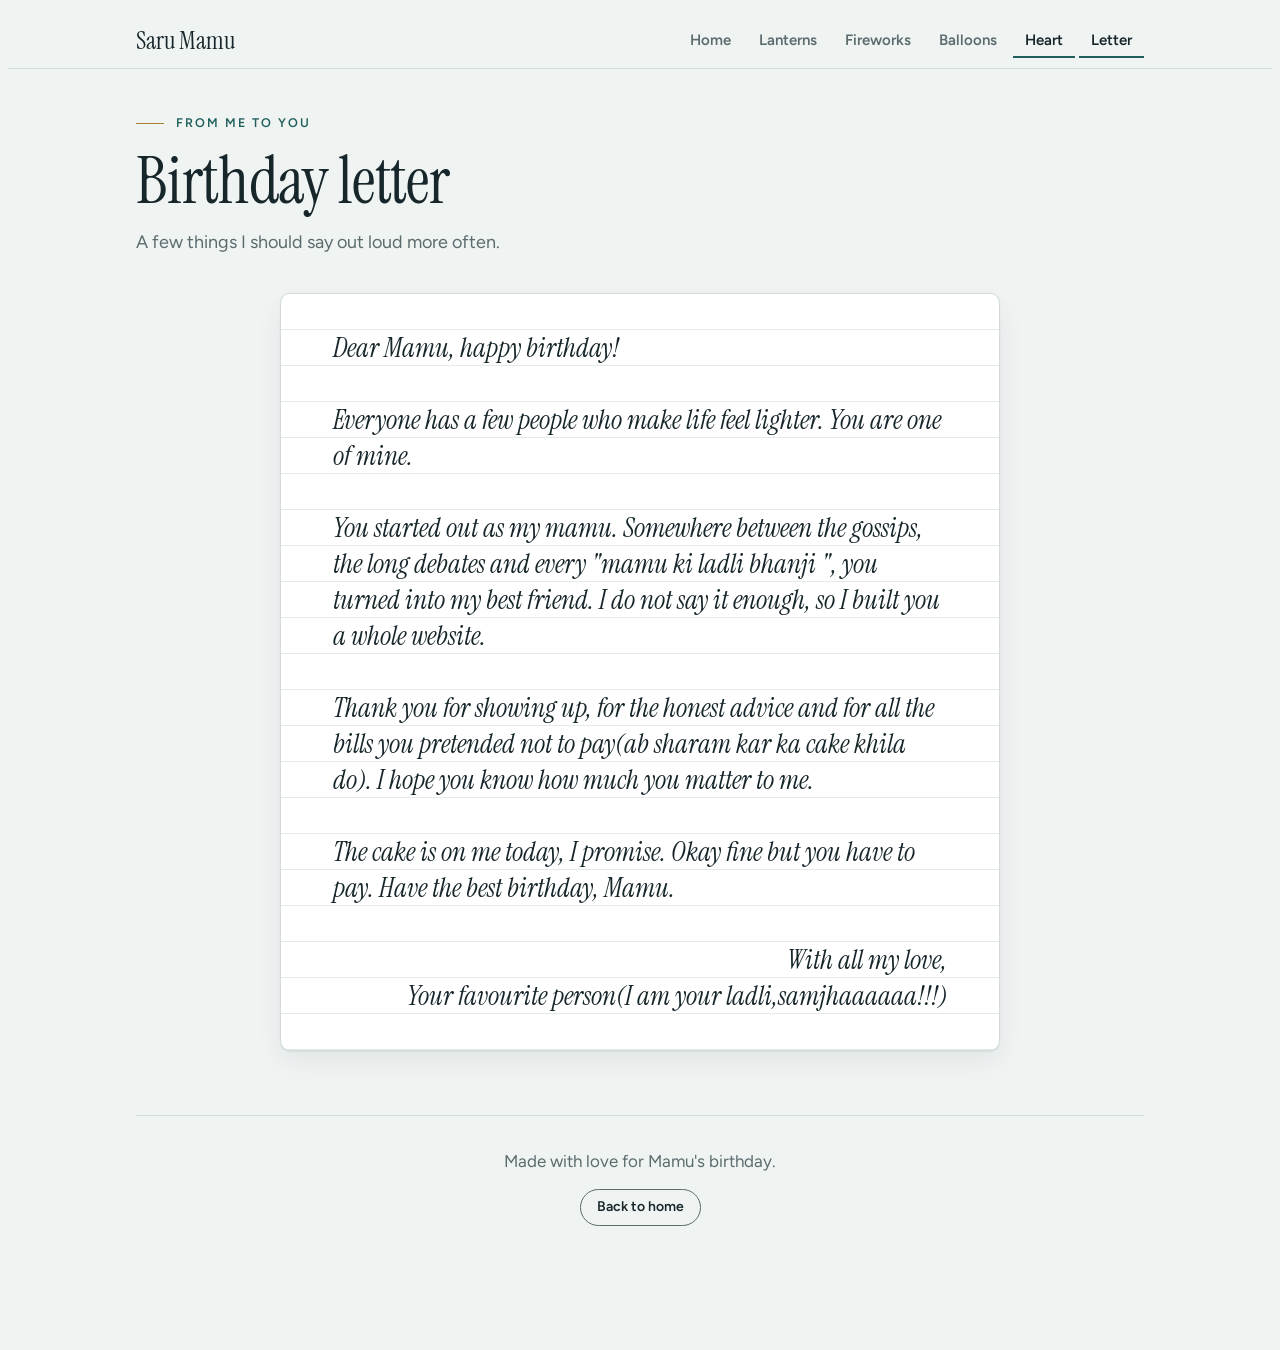
<file: letter.html>
<!doctype html>
<html lang="en">
<head>
<meta charset="utf-8">
<meta name="viewport" content="width=device-width, initial-scale=1, viewport-fit=cover">
<title>Birthday Letter | Mamu Zindabad</title>
<link rel="stylesheet" href="https://fonts.googleapis.com/css2?family=Instrument+Serif:ital@0;1&family=Figtree:wght@400;500;600;700&display=swap">
<style>
/* Layout: one calm page at a time under a quiet top bar. Pale mist ground, deep teal accent, small brass details, soft serif headings, thin-line cards. Animation pages use framed stages. */
:root {
  --bg: #EFF3F2;
  --surface: #FFFFFF;
  --surface-2: #E4ECEA;
  --ink: #17262B;
  --muted: #5B6B6E;
  --line: #D2DBD9;
  --rule: #E4EAE8;
  --accent: #1F5F5B;
  --accent-ink: #FFFFFF;
  --brass: #A97C2F;
  --blush: #F3E2DC;
  --blush-ink: #6B3F36;
  --shadow: 0 1px 2px rgba(23, 38, 43, 0.06), 0 10px 28px rgba(23, 38, 43, 0.06);
  --night-1: #0B171D;
  --night-2: #12303A;
  --night-3: #1D4A4B;
  --night-text: #EAF2F0;
  --font-display: 'Instrument Serif', Georgia, 'Times New Roman', serif;
  --font-body: 'Figtree', system-ui, -apple-system, 'Segoe UI', sans-serif;
}
@media (prefers-color-scheme: dark) {
  :root:not([data-theme="light"]) {
    --bg: #0F1A1C;
    --surface: #172326;
    --surface-2: #1B2C2F;
    --ink: #E8EFEE;
    --muted: #9DB0B2;
    --line: #2B3E41;
    --rule: #22343A;
    --accent: #6FC1B7;
    --accent-ink: #0F1A1C;
    --brass: #D4A957;
    --blush: #2E2422;
    --blush-ink: #F0CFC6;
    --shadow: 0 1px 2px rgba(0, 0, 0, 0.3), 0 10px 28px rgba(0, 0, 0, 0.25);
    color-scheme: dark;
  }
}
:root[data-theme="dark"] {
  --bg: #0F1A1C;
  --surface: #172326;
  --surface-2: #1B2C2F;
  --ink: #E8EFEE;
  --muted: #9DB0B2;
  --line: #2B3E41;
  --rule: #22343A;
  --accent: #6FC1B7;
  --accent-ink: #0F1A1C;
  --brass: #D4A957;
  --blush: #2E2422;
  --blush-ink: #F0CFC6;
  --shadow: 0 1px 2px rgba(0, 0, 0, 0.3), 0 10px 28px rgba(0, 0, 0, 0.25);
  color-scheme: dark;
}

* { box-sizing: border-box; }
html { scroll-behavior: smooth; }
body {
  background-color: var(--bg);
  color: var(--ink);
  font-family: var(--font-body);
  font-size: 17px;
  line-height: 1.6;
}
h1, h2, h3, p, dl, dd { margin: 0; }
button { font: inherit; }
:focus-visible { outline: 2px solid var(--accent); outline-offset: 3px; }
.wrap { max-width: 1040px; margin-inline: auto; padding-inline: 16px; }

/* Header */
.top {
  position: sticky;
  top: env(safe-area-inset-top, 0px);
  z-index: 20;
  background: var(--bg);
  border-bottom: 1px solid var(--line);
}
.top .wrap {
  display: flex;
  flex-wrap: wrap;
  align-items: center;
  justify-content: space-between;
  gap: 2px 24px;
  padding-block: 10px 4px;
}
.brand { font-family: var(--font-display); font-size: 25px; line-height: 1.2; white-space: nowrap; flex: 0 0 auto; }
.nav { display: flex; gap: 4px; overflow-x: auto; min-width: 0; max-width: 100%; padding: 4px 0 6px; scrollbar-width: none; }
.nav::-webkit-scrollbar { display: none; }
.nav a {
  font-weight: 600;
  font-size: 15px;
  padding: 6px 12px;
  border: 0;
  border-radius: 0;
  background: transparent;
  color: var(--muted);
  white-space: nowrap;
  cursor: pointer;
  text-decoration: none;
  display: inline-block;
  box-shadow: inset 0 -2px 0 transparent;
}
.nav a:hover { color: var(--ink); }
.nav a.active { color: var(--ink); box-shadow: inset 0 -2px 0 var(--accent); }

/* Pages */
.page { padding-block: 44px 72px; }
.page { animation: rise-in 0.45s ease-out; }
@keyframes rise-in { from { transform: translateY(8px); } to { transform: none; } }

.eyebrow {
  display: inline-flex;
  align-items: center;
  gap: 12px;
  font-weight: 600;
  font-size: 12.5px;
  letter-spacing: 0.16em;
  text-transform: uppercase;
  color: var(--accent);
}
.eyebrow::before { content: ""; width: 28px; height: 1px; background: var(--brass); }

.btn {
  display: inline-block;
  text-decoration: none;
  text-align: center;
  font-weight: 600;
  font-size: 16px;
  border: 1px solid var(--accent);
  background: var(--accent);
  color: var(--accent-ink);
  padding: 10px 22px;
  border-radius: 999px;
  cursor: pointer;
  transition: transform 0.15s ease, background-color 0.15s ease, border-color 0.15s ease;
}
.btn:hover { transform: translateY(-1px); }
.btn.ghost { background: transparent; color: var(--ink); border-color: var(--muted); }
.btn.ghost:hover { border-color: var(--ink); }
.btn.small { font-size: 14px; padding: 6px 16px; }

/* Home */
.hero {
  display: grid;
  gap: 40px 56px;
  grid-template-columns: minmax(0, 1.2fr) minmax(0, 0.8fr);
  align-items: center;
}
@media (max-width: 860px) { .hero { grid-template-columns: minmax(0, 1fr); } }
.hero h1 {
  font-family: var(--font-display);
  font-weight: 400;
  font-size: clamp(52px, 11vw, 104px);
  line-height: 0.98;
  letter-spacing: -0.01em;
  margin-top: 18px;
  text-wrap: balance;
}
.hero h1 em { font-style: italic; color: var(--accent); }
.lead { font-family: var(--font-display); font-size: clamp(22px, 3.6vw, 30px); line-height: 1.25; margin-top: 22px; color: var(--ink); text-wrap: balance; }
.hero .body { max-width: 52ch; margin-top: 12px; color: var(--muted); }
.actions { display: flex; flex-wrap: wrap; gap: 12px; margin-top: 28px; }

.licence {
  background: var(--surface);
  border: 1px solid var(--line);
  border-radius: 18px;
  box-shadow: var(--shadow);
  overflow: hidden;
  width: 100%;
  max-width: 400px;
  justify-self: center;
}
.licence-top { display: flex; justify-content: space-between; align-items: baseline; gap: 10px; padding: 16px 22px 14px; border-bottom: 1px solid var(--line); }
.licence-top span { font-family: var(--font-display); font-size: 26px; line-height: 1.1; }
.licence-top small { font-size: 12px; font-weight: 600; letter-spacing: 0.12em; text-transform: uppercase; color: var(--muted); }
.licence dl { padding: 18px 22px; display: grid; grid-template-columns: auto minmax(0, 1fr); gap: 10px 20px; align-items: baseline; }
.licence dt { font-size: 12px; font-weight: 600; letter-spacing: 0.12em; text-transform: uppercase; color: var(--muted); }
.licence dd { font-weight: 600; }
.sig { border-top: 1px dashed var(--line); padding: 10px 22px 16px; display: flex; justify-content: space-between; align-items: flex-end; gap: 12px; }
.sig .hand { font-family: var(--font-display); font-style: italic; font-size: 36px; line-height: 1; }
.sig .stamp {
  font-size: 11.5px;
  font-weight: 700;
  letter-spacing: 0.16em;
  text-transform: uppercase;
  color: var(--accent);
  border: 1.5px solid var(--accent);
  padding: 3px 10px;
  border-radius: 6px;
  transform: rotate(-5deg);
}

.motto {
  display: flex;
  flex-wrap: wrap;
  justify-content: center;
  gap: 6px 18px;
  margin-top: 60px;
  padding-block: 18px;
  border-block: 1px solid var(--line);
  font-size: 13px;
  font-weight: 600;
  letter-spacing: 0.16em;
  text-transform: uppercase;
  color: var(--muted);
}
.motto span + span::before {
  content: "";
  display: inline-block;
  width: 5px;
  height: 5px;
  background: var(--brass);
  transform: rotate(45deg);
  margin-right: 18px;
  vertical-align: middle;
}

/* Birthday cake */
.wish {
  display: grid;
  grid-template-columns: minmax(0, 0.9fr) minmax(0, 1.1fr);
  gap: 32px 56px;
  align-items: center;
  margin-top: 64px;
}
@media (max-width: 860px) { .wish { grid-template-columns: minmax(0, 1fr); } }
.wish .title { margin-top: 14px; }
.wish .sub { margin-top: 12px; }
.cake { width: 100%; max-width: 340px; height: auto; justify-self: center; }
.cake .plate { fill: var(--line); }
.cake .tier-b { fill: var(--blush); stroke: var(--muted); stroke-width: 1.5; }
.cake .tier-t { fill: var(--surface); stroke: var(--muted); stroke-width: 1.5; }
.cake .ice { fill: var(--brass); }
.cake .cd-a { fill: var(--accent); }
.cake .cd-b { fill: var(--surface); stroke: var(--muted); stroke-width: 1.5; }
.cake .spr-a { fill: var(--accent); }
.cake .spr-b { fill: var(--brass); }
.cake .spr-c { fill: var(--muted); }
.cake .flame {
  fill: var(--brass);
  transform-box: fill-box;
  transform-origin: 50% 100%;
  transition: opacity 0.4s ease, transform 0.4s ease;
  animation: flick 0.7s ease-in-out infinite alternate;
}
.cake .flame:nth-of-type(even) { animation-delay: 0.25s; }
.cake.out .flame { animation: none; opacity: 0; transform: scale(0.2); }
@keyframes flick { from { transform: scale(1, 1); } to { transform: scale(0.92, 1.08); } }

.inside { margin-top: 72px; }
.inside h2 { font-family: var(--font-display); font-weight: 400; font-size: 34px; line-height: 1.1; }
.tiles { display: grid; grid-template-columns: repeat(auto-fit, minmax(min(100%, 230px), 1fr)); gap: 18px; margin-top: 20px; }
.tile {
  text-decoration: none;
  text-align: left;
  color: var(--ink);
  background: var(--surface);
  border: 1px solid var(--line);
  border-radius: 16px;
  padding: 22px;
  box-shadow: var(--shadow);
  cursor: pointer;
  display: flex;
  flex-direction: column;
  gap: 8px;
  min-width: 0;
  transition: transform 0.15s ease, border-color 0.15s ease;
}
.tile:hover { transform: translateY(-2px); border-color: var(--accent); }
.tile h3 { font-family: var(--font-display); font-weight: 400; font-size: 28px; line-height: 1.1; }
.tile p { color: var(--muted); font-size: 16px; }
.tile .go { margin-top: auto; padding-top: 8px; font-weight: 600; color: var(--accent); }

/* Sub page headings */
.page-head { display: flex; flex-direction: column; gap: 14px; align-items: flex-start; margin-bottom: 36px; }
.title { font-family: var(--font-display); font-weight: 400; font-size: clamp(40px, 7.5vw, 66px); line-height: 1.02; letter-spacing: -0.01em; text-wrap: balance; }
.sub { max-width: 56ch; color: var(--muted); font-size: 18px; }

/* Animation stages */
.stage {
  position: relative;
  height: clamp(400px, 66vh, 580px);
  border-radius: 20px;
  overflow: hidden;
  border: 1px solid var(--line);
  isolation: isolate;
  touch-action: manipulation;
}
.stage.night { background: linear-gradient(180deg, var(--night-1) 0%, var(--night-2) 68%, var(--night-3) 100%); cursor: pointer; }
.stage.day { background: linear-gradient(180deg, var(--surface-2) 0%, var(--surface) 100%); }
.stage-note { display: flex; flex-wrap: wrap; justify-content: space-between; gap: 6px 16px; margin-top: 14px; color: var(--muted); font-size: 15px; }
.stage-note b { color: var(--ink); font-weight: 600; font-variant-numeric: tabular-nums; }

@keyframes rise { from { bottom: var(--y0, -100px); } to { bottom: calc(100% + 30px); } }

/* Lanterns */
.star {
  position: absolute;
  left: var(--sx);
  top: var(--sy);
  width: 2px;
  height: 2px;
  border-radius: 50%;
  background: var(--night-text);
  animation: twinkle var(--st) ease-in-out var(--sd) infinite alternate;
}
@keyframes twinkle { from { opacity: 0.12; } to { opacity: 0.9; } }
.moon {
  position: absolute;
  top: 9%;
  right: 9%;
  width: 52px;
  height: 52px;
  border-radius: 50%;
  background: #F1E8CF;
  opacity: 0.92;
  box-shadow: 0 0 44px 10px rgba(241, 232, 207, 0.22);
}
.lantern {
  position: absolute;
  left: var(--x);
  bottom: -100px;
  width: calc(46px * var(--s));
  height: calc(60px * var(--s));
  animation: rise var(--d) linear var(--delay) both;
  pointer-events: none;
}
.lantern.loop { animation-iteration-count: infinite; }
.lantern .body {
  position: absolute;
  inset: 0;
  border-radius: 10px 10px 16px 16px / 14px 14px 20px 20px;
  background:
    repeating-linear-gradient(90deg, transparent 0 calc(9px * var(--s)), rgba(120, 70, 15, 0.22) calc(9px * var(--s)) calc(10px * var(--s))),
    linear-gradient(180deg, #F3D58A 0%, #E4B35A 55%, #C98F3A 100%);
  box-shadow: 0 0 calc(36px * var(--s)) rgba(243, 200, 110, 0.5), inset 0 -10px 18px rgba(160, 90, 20, 0.35);
  animation: sway var(--sw) ease-in-out infinite alternate, glow 2.8s ease-in-out infinite;
}
.lantern .body::before,
.lantern .body::after {
  content: "";
  position: absolute;
  left: 12%;
  right: 12%;
  height: 5px;
  border-radius: 3px;
  background: #8A5E22;
}
.lantern .body::before { top: -3px; }
.lantern .body::after { bottom: -3px; }
@keyframes sway { from { transform: translateX(-12px) rotate(-3deg); } to { transform: translateX(12px) rotate(3deg); } }
@keyframes glow { 0%, 100% { filter: brightness(1); } 50% { filter: brightness(1.14); } }

/* Fireworks */
#fw { position: absolute; inset: 0; width: 100%; height: 100%; display: block; }
.fw-title {
  position: absolute;
  inset: 0;
  display: flex;
  flex-wrap: wrap;
  align-items: center;
  justify-content: center;
  align-content: center;
  gap: 0 0.3em;
  padding: 24px;
  text-align: center;
  pointer-events: none;
  font-family: var(--font-display);
  font-size: clamp(38px, 8vw, 74px);
  line-height: 1.05;
  color: var(--night-text);
  text-shadow: 0 2px 24px rgba(0, 0, 0, 0.55);
}
.fw-title em { font-style: italic; color: #E7C27A; }
.fw-title.play span { animation: fade-up 0.9s ease-out both; animation-delay: calc(var(--i) * 0.35s + 0.2s); }
@keyframes fade-up { from { opacity: 0; transform: translateY(14px); } to { opacity: 1; transform: none; } }

/* Balloons */
.balloon {
  --y0: -180px;
  position: absolute;
  left: var(--x);
  bottom: -180px;
  width: calc(66px * var(--s));
  height: calc(82px * var(--s));
  padding: 0;
  border: 0;
  background: none;
  cursor: pointer;
  animation: rise var(--d) linear var(--delay) both;
}
.balloon .sway {
  position: absolute;
  inset: 0;
  transform-origin: 50% 130%;
  animation: sway-b var(--sw) ease-in-out infinite alternate;
}
.balloon .bod {
  position: absolute;
  inset: 0;
  border-radius: 50% 50% 46% 46% / 56% 56% 44% 44%;
  background: radial-gradient(circle at 32% 26%, rgba(255, 255, 255, 0.5) 0 7%, rgba(255, 255, 255, 0) 24%), var(--c);
  box-shadow: inset -7px -9px 16px rgba(0, 0, 0, 0.16);
}
.balloon .bod::after {
  content: "";
  position: absolute;
  left: 50%;
  bottom: -7px;
  transform: translateX(-50%);
  border: solid transparent;
  border-width: 0 5px 8px;
  border-bottom-color: var(--c);
}
.balloon .str { position: absolute; left: 50%; top: calc(100% + 6px); width: 1px; height: 56px; background: var(--muted); opacity: 0.55; }
.balloon.popped { pointer-events: none; }
.balloon.popped .sway { animation: pop 0.22s ease-out forwards; }
@keyframes sway-b { from { transform: translateX(-10px) rotate(-4deg); } to { transform: translateX(10px) rotate(4deg); } }
@keyframes pop { to { transform: scale(1.4); opacity: 0; } }

/* Letter */
.letter-wrap { display: grid; gap: 64px; }
.letter {
  background-color: var(--surface);
  background-image: repeating-linear-gradient(transparent 0 35px, var(--rule) 35px 36px);
  border: 1px solid var(--line);
  border-radius: 10px;
  box-shadow: var(--shadow);
  padding: 36px clamp(20px, 5vw, 52px) 0;
  max-width: 720px;
  width: 100%;
  margin-inline: auto;
}
.letter p { font-family: var(--font-display); font-style: italic; font-size: clamp(22px, 4vw, 27px); line-height: 36px; margin: 0 0 36px; }
.letter p.sign { text-align: right; }
.coupons-head { display: flex; flex-wrap: wrap; align-items: baseline; justify-content: space-between; gap: 6px 16px; margin-bottom: 22px; }
.coupons-head h2 { font-family: var(--font-display); font-weight: 400; font-size: clamp(30px, 5vw, 40px); line-height: 1.1; }
.coupons-head .sub { font-size: 16px; }
.coupons { display: grid; grid-template-columns: repeat(auto-fit, minmax(min(100%, 250px), 1fr)); gap: 18px; }
.coupon {
  position: relative;
  background: var(--surface);
  border: 1.5px dashed var(--muted);
  border-radius: 14px;
  padding: 20px;
  display: flex;
  flex-direction: column;
  gap: 8px;
  min-width: 0;
}
.coupon h3 { font-family: var(--font-display); font-weight: 400; font-size: 25px; line-height: 1.1; }
.coupon p { color: var(--muted); font-size: 16px; }
.coupon .valid { font-size: 11.5px; font-weight: 600; letter-spacing: 0.14em; text-transform: uppercase; color: var(--accent); }
.coupon .btn { align-self: flex-start; margin-top: 6px; }
.coupon.used > :not(.btn) { opacity: 0.5; }
.coupon.used::after {
  content: "Redeemed";
  position: absolute;
  right: 14px;
  top: 14px;
  font-size: 11.5px;
  font-weight: 700;
  letter-spacing: 0.16em;
  text-transform: uppercase;
  color: var(--accent);
  border: 1.5px solid var(--accent);
  padding: 2px 10px;
  border-radius: 6px;
  background: var(--surface);
  transform: rotate(6deg);
}

.foot { border-top: 1px solid var(--line); padding-block: 32px 44px; text-align: center; }
.foot p { color: var(--muted); margin-bottom: 14px; }
.foot .wrap { display: flex; flex-direction: column; align-items: center; }

#confetti { position: fixed; inset: 0; width: 100%; height: 100%; pointer-events: none; z-index: 50; }

@media (prefers-reduced-motion: reduce) {
  html { scroll-behavior: auto; }
  .page { animation: none; }
  .cake .flame { animation: none; }
  .btn, .tile { transition: none; }
  .star { animation: none; opacity: 0.6; }
  .lantern, .balloon { animation: none; bottom: var(--static); }
  .lantern .body, .balloon .sway { animation: none; }
  .fw-title.play span { animation: none; }
}
</style>
</head>
<body>
<canvas id="confetti" aria-hidden="true"></canvas>

<header class="top">
  <div class="wrap">
    <div class="brand">Saru Mamu </div>
    <nav class="nav" aria-label="Pages">
      <a href="index.html">Home</a>
      <a href="lanterns.html">Lanterns</a>
      <a href="fireworks.html">Fireworks</a>
      <a href="balloons.html">Balloons</a>
       <a href="heart.html" class="active" >Heart</a>
      <a href="letter.html" class="active" aria-current="page">Letter</a>
    </nav>
  </div>
</header>

<main>
  <section class="page">
    <div class="wrap">
      <div class="page-head">
        <span class="eyebrow">From me to you</span>
        <h2 class="title">Birthday letter</h2>
        <p class="sub">A few things I should say out loud more often.</p>
      </div>
      <div class="letter-wrap">
        <div class="letter">
          <p>Dear Mamu, happy birthday!</p>
          <p>Everyone has a few people who make life feel lighter. You are one of mine.</p>
          <p>You started out as my mamu. Somewhere between the gossips, the long debates and every "mamu ki ladli bhanji ", you turned into my best friend. I do not say it enough, so I built you a whole website.</p>
          <p>Thank you for showing up, for the honest advice and for all the bills you pretended not to pay(ab sharam kar ka cake khila do). I hope you know how much you matter to me.</p>
          <p>The cake is on me today, I promise. Okay fine but you have to pay. Have the best birthday, Mamu.</p>
          <p class="sign">With all my love,<br>Your favourite person(I am your ladli,samjhaaaaaa!!!)</p>
        </div>

        
<footer class="foot">
  <div class="wrap">
    <p>Made with love for Mamu's birthday.</p>
    <a class="btn small ghost" href="index.html">Back to home</a>
  </div>
</footer>

<script>
(function () {
  var reduced = window.matchMedia && window.matchMedia('(prefers-reduced-motion: reduce)').matches;
  var cv = document.getElementById('confetti');
  var cx = cv.getContext('2d');
  var parts = [];
  var raf = 0;
  var COLORS = ['#B58A3C', '#1F5F5B', '#E3A79A', '#8FB8B2', '#D9C28A'];

  function rnd(a, b) { return a + Math.random() * (b - a); }

  function burst(x, y) {
    if (reduced) return;
    cv.width = window.innerWidth;
    cv.height = window.innerHeight;
    for (var i = 0; i < 90; i++) {
      var a = Math.random() * Math.PI * 2;
      var s = 3 + Math.random() * 8;
      parts.push({
        x: x, y: y,
        vx: Math.cos(a) * s, vy: Math.sin(a) * s - 5,
        w: 5 + Math.random() * 6, h: 3 + Math.random() * 5,
        r: Math.random() * 6, vr: (Math.random() - 0.5) * 0.35,
        c: COLORS[i % COLORS.length], life: 0
      });
    }
    if (!raf) tick();
  }
  function tick() {
    cx.clearRect(0, 0, cv.width, cv.height);
    parts.forEach(function (p) {
      p.vy += 0.26; p.vx *= 0.99; p.x += p.vx; p.y += p.vy; p.r += p.vr; p.life++;
      cx.save();
      cx.translate(p.x, p.y);
      cx.rotate(p.r);
      cx.fillStyle = p.c;
      cx.fillRect(-p.w / 2, -p.h / 2, p.w, p.h);
      cx.restore();
    });
    parts = parts.filter(function (p) { return p.y < cv.height + 20 && p.life < 190; });
    if (parts.length) { raf = requestAnimationFrame(tick); }
    else { raf = 0; cx.clearRect(0, 0, cv.width, cv.height); }
  }
  function burstFrom(el) {
    var r = el.getBoundingClientRect();
    burst(r.left + r.width / 2, r.top + r.height / 2);
  }
  window.M = { reduced: reduced, rnd: rnd, burst: burst, burstFrom: burstFrom };
})();
</script>
<script>
(function () {
  var M = window.M;
  var COUPONS = [
    { id: 'chai', t: 'One chai on me', d: 'Any dhaba, any time. You pick the spot.' },
    { id: 'movie', t: 'One movie night', d: 'You choose the film and I will not complain. Much.' },
    { id: 'call', t: 'One listening ear', d: 'A call at any hour, any length, zero interruptions.' },
    { id: 'bill', t: 'One bill paid by me', d: 'A rare event. Frame the receipt.' },
    { id: 'drive', t: 'One long drive', d: 'Windows down, your playlist, no questions about where we are going.' },
    { id: 'hug', t: 'One big hug', d: 'Redeemable on sight, no notice needed.' }
  ];
  var used = {};
  try { used = JSON.parse(localStorage.getItem('mamuCoupons') || '{}') || {}; } catch (e) { used = {}; }
  function save() { try { localStorage.setItem('mamuCoupons', JSON.stringify(used)); } catch (e) {} }

  var wrap = document.getElementById('coupons');
  COUPONS.forEach(function (c) {
    var card = document.createElement('article');
    card.className = 'coupon';
    var h = document.createElement('h3'); h.textContent = c.t;
    var p = document.createElement('p'); p.textContent = c.d;
    var v = document.createElement('span'); v.className = 'valid'; v.textContent = 'Valid forever';
    var btn = document.createElement('button'); btn.type = 'button'; btn.className = 'btn small ghost';
    function paint() {
      card.classList.toggle('used', !!used[c.id]);
      btn.textContent = used[c.id] ? 'Put it back' : 'Redeem';
    }
    btn.addEventListener('click', function () {
      used[c.id] = !used[c.id];
      save();
      paint();
      if (used[c.id]) M.burstFrom(btn);
    });
    card.appendChild(h); card.appendChild(p); card.appendChild(v); card.appendChild(btn);
    wrap.appendChild(card);
    paint();
  });
})();
</script>
</body>
</html>
</file>
